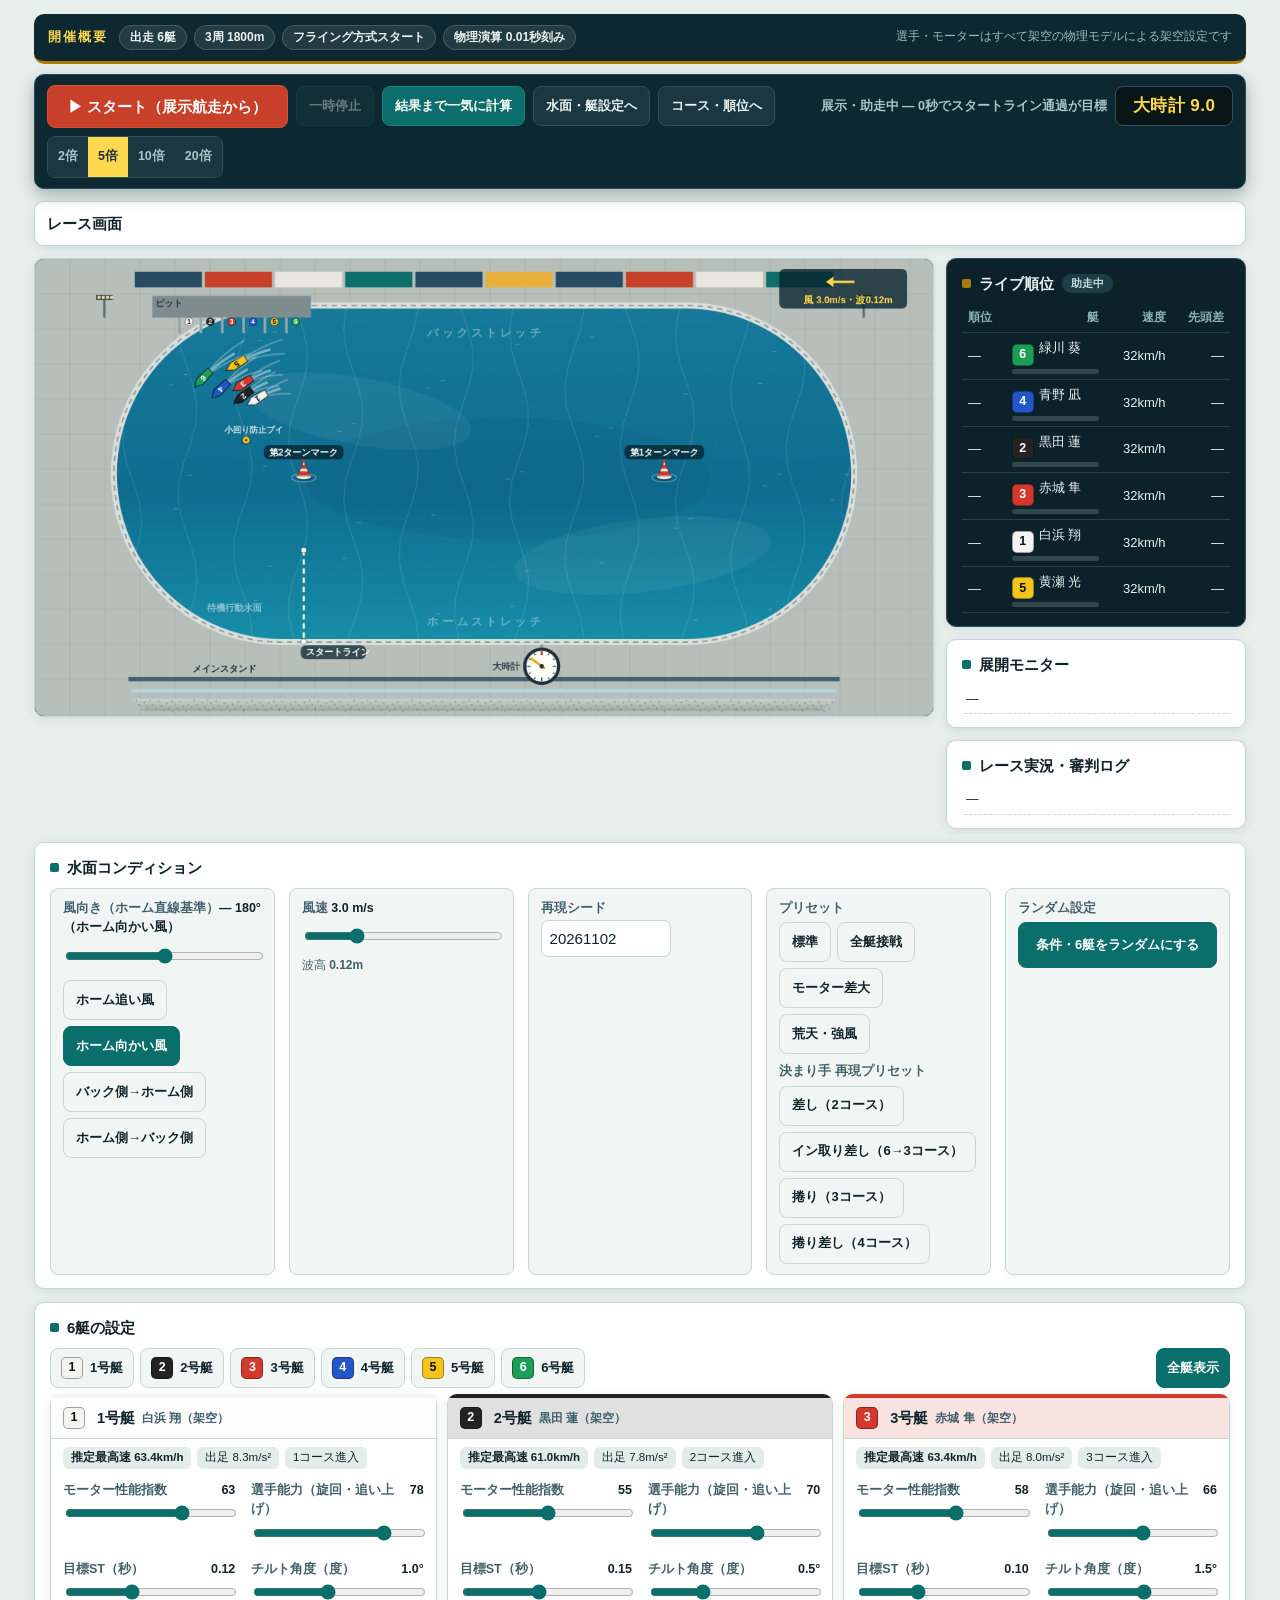
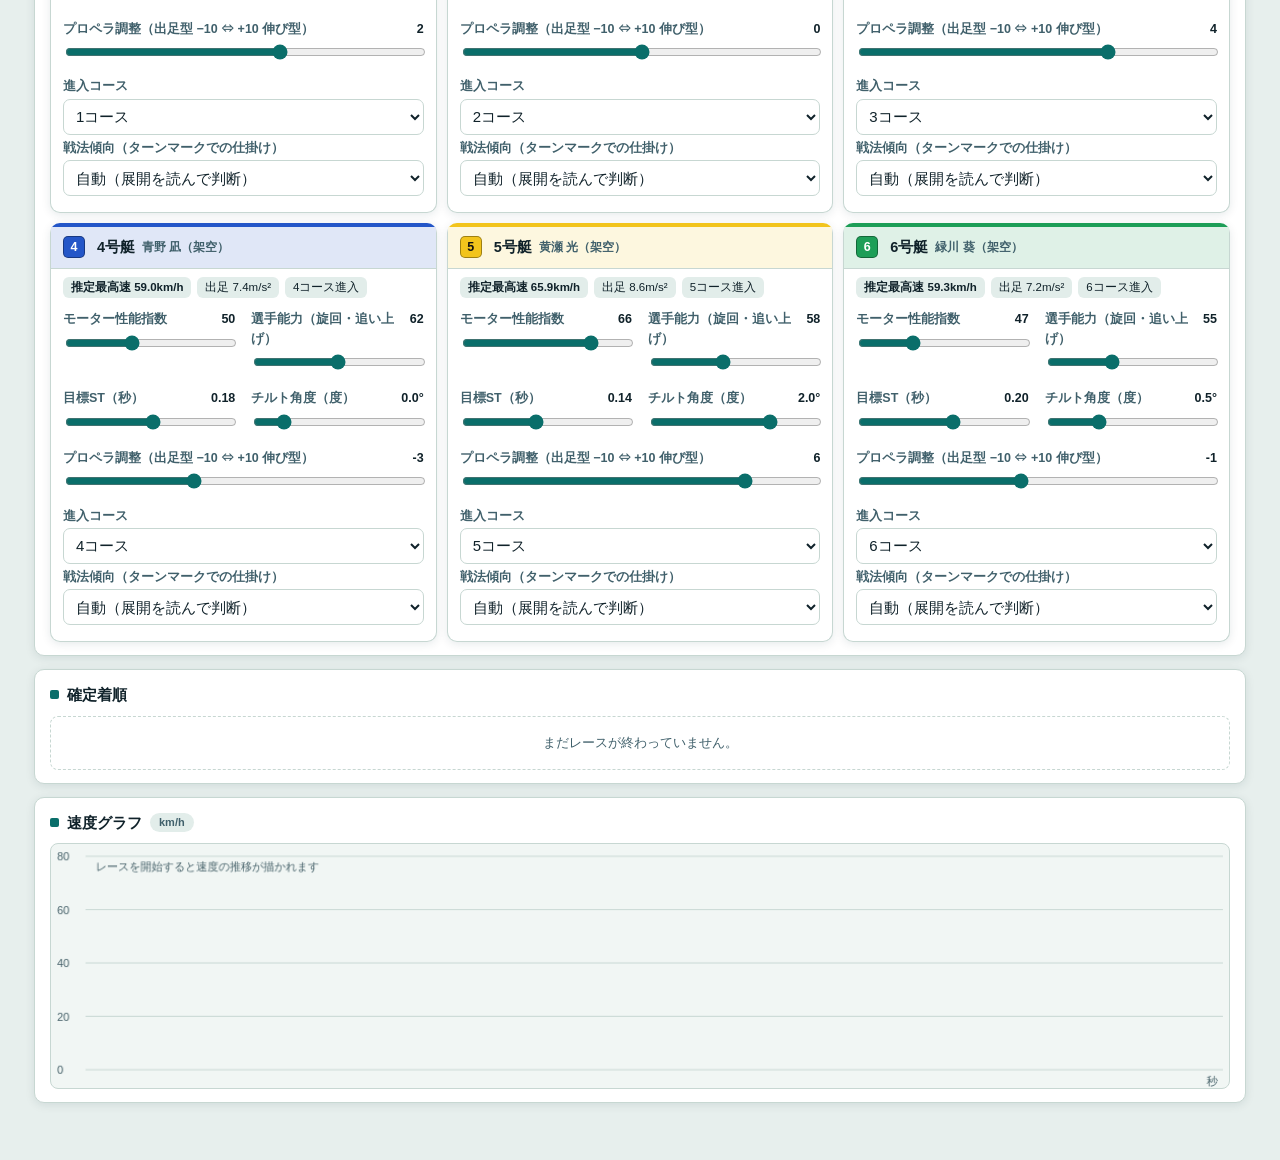
<file: index.html>
<!doctype html>
<html lang="ja">
<head>
<meta charset="utf-8" />
<meta name="viewport" content="width=device-width, initial-scale=1, viewport-fit=cover" />
<meta name="color-scheme" content="light dark" />
<link rel="icon" href="data:," />
<title>競艇シミュレーター</title>
<style>
:root{
  --bg:#e7efed; --panel:#ffffff; --panel2:#f1f6f4; --ink:#10222a; --ink2:#40606b;
  --line:#c7d7d2; --accent:#0a6e6a; --accent2:#c23a24; --gold:#a87b0a;
  --water:#0d4a5c; --water2:#0a3746;
  --chip:#e2edea;
  --console:#0e2831; --console-line:#26505e; --board:#0b222b;
  --shadow:0 2px 10px rgba(10,50,55,.10);
}
@media (prefers-color-scheme: dark){
  :root{
    --bg:#0a1316; --panel:#132227; --panel2:#0e1b1f; --ink:#e8f1ef; --ink2:#a3bfc0;
    --line:#28444b; --accent:#2bb3a3; --accent2:#ff7a5c; --gold:#e0aa3e;
    --water:#08303f; --water2:#062633; --chip:#1b3238;
    --console:#0a1e25; --console-line:#23424e; --board:#081a21;
    --shadow:0 2px 10px rgba(0,0,0,.4);
  }
}
*{box-sizing:border-box}
html,body{margin:0;padding:0}
body{background:var(--bg);color:var(--ink);
  font-family:"Hiragino Kaku Gothic ProN","Hiragino Sans","Noto Sans JP",Meiryo,sans-serif;
  font-size:15px;line-height:1.55;-webkit-text-size-adjust:100%}
.wrap{max-width:1240px;margin:0 auto;padding:14px 14px 44px}
button,select,input{font-family:inherit}
:focus-visible{outline:2px solid var(--accent);outline-offset:2px}

/* race program header */
.racehead{display:flex;flex-wrap:wrap;align-items:center;gap:7px;background:var(--console);color:#eaf3f1;border-radius:10px;padding:11px 14px;margin-bottom:10px;border-bottom:3px solid var(--gold)}
.rh-label{font-weight:800;font-size:12.5px;letter-spacing:.16em;color:#ffd94d;margin-right:4px}
.rh-chip{font-size:12px;font-weight:700;background:rgba(255,255,255,.09);border:1px solid rgba(255,255,255,.16);border-radius:20px;padding:2px 10px;white-space:nowrap}
.rh-note{margin-left:auto;font-size:11.5px;color:#9db8ba}
.lead{color:var(--ink2);font-size:13.5px;margin:0 2px 14px}
.lead b{color:var(--ink)}

.sec{background:var(--panel);border:1px solid var(--line);border-radius:10px;box-shadow:var(--shadow);padding:13px 15px;margin-bottom:13px}
.sec h2{font-size:15px;margin:0 0 9px;display:flex;align-items:center;gap:8px}
.sec h2::before{content:"";width:9px;height:9px;border-radius:2px;background:var(--accent);flex:none}
.sec h2 .tag{font-size:11px;background:var(--chip);border-radius:20px;padding:1px 9px;color:var(--ink2);font-weight:600}
.sec h2 .step{font-size:10.5px;font-weight:800;letter-spacing:.08em;background:var(--accent);color:#fff;border-radius:5px;padding:2px 7px;flex:none}
button{touch-action:manipulation}

/* condition bar */
.cond{display:grid;grid-template-columns:repeat(auto-fit,minmax(180px,1fr));gap:12px 14px}
.condsec .cond>div{background:var(--panel2);border:1px solid var(--line);border-radius:8px;padding:10px 12px}
.cond label{font-size:12.5px;font-weight:700;color:var(--ink2);display:block;margin-bottom:2px}
.cond .val{font-variant-numeric:tabular-nums;font-weight:800;color:var(--ink)}
input[type=range]{width:100%;accent-color:var(--accent);height:28px;cursor:pointer}
select,input[type=number]{font:inherit;padding:6px 8px;border:1px solid var(--line);border-radius:7px;background:var(--panel);color:var(--ink)}
.windbtns{display:flex;flex-wrap:wrap;gap:6px;margin-top:4px}
.windbtns button,.btn{font:inherit;font-size:13px;font-weight:700;border:1px solid var(--line);background:var(--panel2);color:var(--ink);border-radius:8px;padding:7px 12px;cursor:pointer;min-height:40px;transition:border-color .15s,color .15s,background .15s}
.windbtns button:hover,.btn:hover{border-color:var(--accent);color:var(--accent)}
.windbtns button.on{background:var(--accent);color:#fff;border-color:var(--accent)}
.btn.primary{background:#c8402a;border-color:#c8402a;color:#fff;font-size:15px;padding:9px 20px}
.btn.primary:hover{color:#fff;border-color:#a93321;background:#b43721}
.btn.go{background:var(--accent);border-color:var(--accent);color:#fff}
.btn.go:hover{color:#fff;opacity:.92}
.btn:disabled{opacity:.45;cursor:not-allowed}
.btn:active{transform:translateY(1px)}

/* control console (sticky) */
.stagebar{position:sticky;top:8px;z-index:60;display:flex;flex-wrap:wrap;gap:8px;align-items:center;padding:10px 12px;background:var(--console);border:1px solid var(--console-line);border-radius:10px;margin-bottom:12px;box-shadow:0 6px 16px rgba(5,25,32,.30)}
.stagebar .spacer{flex:1}
.stagebar .btn{background:#1a3742;border-color:#2c525f;color:#eaf4f2}
.stagebar .btn:hover{border-color:#7fd1c8;color:#fff}
.stagebar .btn.primary{background:#c8402a;border-color:#d84f36;color:#fff}
.stagebar .btn.primary:hover{background:#b43721;color:#fff}
.stagebar .btn.go{background:#0b6e6b;border-color:#12837e;color:#fff}
.stagebar .btn.go:hover{color:#fff}
.stagebar .btn:disabled{opacity:.4}
.seg{display:inline-flex;border:1px solid #2c525f;border-radius:8px;overflow:hidden}
.seg button{font:inherit;font-size:12.5px;font-weight:700;padding:7px 10px;background:#1a3742;color:#a9c6c9;border:0;cursor:pointer;min-height:40px}
.seg button.on{background:#ffd94d;color:#20303a}
.clock{font-variant-numeric:tabular-nums;font-weight:800;font-size:17px;background:#0a1518;color:#ffd94d;border:1px solid #2c525f;border-radius:8px;padding:6px 12px;min-width:118px;text-align:center;letter-spacing:.03em}
.phase{font-size:12.5px;font-weight:700;color:#a9c6c9}
/* スマホ: コンソールを圧縮する。1段目=スタート/一気に計算、2段目=補助ボタン、
   3段目=フェーズ+大時計+速度。従来は全要素が折り返して画面の1/3を占有していた */
@media(max-width:700px){
  .stagebar{gap:6px;padding:8px}
  .stagebar .btn{min-height:42px;padding:7px 10px;font-size:12.5px}
  #btnStart{order:1;flex:1 1 46%}
  #btnFast{order:2;flex:1 1 46%}
  #btnPause{order:3;flex:1 1 30%}
  #btnSettings{order:4;flex:1 1 30%}
  #btnStage{order:5;flex:1 1 30%}
  .stagebar .spacer{display:none}
  .phase{order:6;flex:1 1 100%;font-size:11.5px}
  .clock{order:7;flex:1 1 auto;min-width:0;font-size:15px;padding:5px 8px}
  .seg{order:8}
  .seg button{min-height:40px;padding:6px 9px}
}

/* stage */
.stagetop{display:flex;flex-wrap:wrap;gap:8px 12px;align-items:center;background:var(--panel);border:1px solid var(--line);border-radius:10px;box-shadow:var(--shadow);padding:10px 12px;margin-bottom:12px}
.stagetop .st-label{font-size:15px;font-weight:800;display:flex;align-items:center;gap:8px}
.stagetop .st-label .step{font-size:10.5px;font-weight:800;letter-spacing:.08em;background:var(--accent);color:#fff;border-radius:5px;padding:2px 7px}
.stagegrid{display:grid;grid-template-columns:1fr 300px;gap:12px;align-items:start}
@media(max-width:900px){.stagegrid{grid-template-columns:1fr}}
.stagebox{background:var(--water2);border-radius:10px;overflow:hidden;border:1px solid var(--line);box-shadow:var(--shadow)}
canvas#course{display:block;width:100%;height:auto}
/* スマホ: レース画面を画面幅いっぱいに広げる。ページ余白と枠で小さくなる分をなくし、
   コースを端から端まで表示する（390px幅なら表示幅 362px→390px、高さも比例して拡大） */
@media(max-width:700px){
  .wrap{padding-left:8px;padding-right:8px}
  .stagetop{margin-left:-8px;margin-right:-8px;border-left:0;border-right:0;border-radius:0}
  .stagebox{margin-left:-8px;margin-right:-8px;border-left:0;border-right:0;border-radius:0}
}

/* standings board (LED掲示板風) */
.board{background:var(--board);border-color:var(--console-line);color:#e9f3f1}
.board h2{color:#e9f3f1}
.board h2::before{background:var(--gold)}
.board h2 .tag{background:#1d3d47;color:#bfe0da}
.stand{width:100%;border-collapse:collapse;font-variant-numeric:tabular-nums}
.stand th,.stand td{padding:5px 6px;border-bottom:1px solid rgba(255,255,255,.13);font-size:13px;text-align:right}
.stand th{color:#8fb3b8;font-size:11.5px;white-space:nowrap}
.stand td:first-child,.stand th:first-child{text-align:left}
.stand tr.dq{opacity:.55}
.bnum{display:inline-flex;align-items:center;justify-content:center;width:22px;height:22px;border-radius:5px;font-weight:800;font-size:12.5px;border:1.5px solid rgba(0,0,0,.35);vertical-align:-6px;margin-right:5px}
.stbar{height:5px;background:rgba(255,255,255,.16);border-radius:3px;overflow:hidden;margin-top:3px}
.stbar i{display:block;height:100%;background:#ffd94d}
.evtlog{font-size:12.5px;max-height:190px;overflow:auto;-webkit-overflow-scrolling:touch;overscroll-behavior:contain;margin:0;padding-left:2px;list-style:none}
.evtlog li{padding:4px 2px;border-bottom:1px dashed var(--line)}
.tacchip{display:inline-block;font-size:10.5px;font-weight:800;border-radius:5px;padding:0 6px;margin-top:2px;background:#17323a;color:#ffd94d}
.board .tacchip{background:#1d3d47}
.tacchip.sashi{background:#2456c8;color:#fff}.tacchip.makuri{background:#c8402a;color:#fff}
.tacchip.ms{background:#0b6e6b;color:#fff}.tacchip.nige{background:#b8860b;color:#fff}
.evtlog .t{font-variant-numeric:tabular-nums;color:var(--ink2);font-weight:700;margin-right:6px}
.evtlog li.bad{color:var(--accent2);font-weight:700}

/* settings jump targets: sticky control bar must not cover headings */
#condSec,#boatSec,#stageSec,#resSec{scroll-margin-top:118px}
@media(max-width:700px){#condSec,#boatSec,#stageSec,#resSec{scroll-margin-top:212px}}

/* boat selector tabs: pick a boat instead of scrolling through all six cards */
.boat-tabs{display:flex;flex-wrap:wrap;gap:6px;margin:0 0 6px}
.boat-tabs button{font:inherit;font-size:13px;font-weight:700;border:1px solid var(--line);background:var(--panel2);color:var(--ink);border-radius:8px;padding:6px 10px;cursor:pointer;min-height:40px;display:inline-flex;align-items:center;gap:2px}
.boat-tabs button:hover{border-color:var(--accent);color:var(--accent)}
.boat-tabs button.on{background:var(--accent);border-color:var(--accent);color:#fff}
.boat-tabs button.on .bnum{border-color:rgba(255,255,255,.5)}
.boat-tabs .spacer{flex:1}

/* boat cards */
.boats{display:grid;grid-template-columns:repeat(auto-fill,minmax(300px,1fr));gap:10px}
.boats.single{display:block}
.boats.single .boat{display:none}
.boats.single .boat.show{display:block}
.boats.single .boat.show .ctls{grid-template-columns:repeat(3,1fr)}
@media(max-width:700px){.boats.single .boat.show .ctls{grid-template-columns:1fr 1fr}.boats.single .boat.show .ctls .ctl:nth-child(5){grid-column:1/-1}}
.boat{--bc:#888;background:var(--panel);border:1px solid var(--line);border-top:4px solid var(--bc);border-radius:10px;padding:10px 12px 12px;box-shadow:var(--shadow)}
.boat h3{margin:-10px -12px 8px;padding:9px 12px;font-size:14.5px;display:flex;align-items:center;gap:7px;background:color-mix(in srgb,var(--bc) 14%,var(--panel));border-bottom:1px solid var(--line)}
.boat h3 .who{color:var(--ink2);font-size:12px;font-weight:600}
.derived{display:flex;gap:6px;flex-wrap:wrap;margin:2px 0 8px}
.derived span{font-size:11.5px;background:var(--chip);border-radius:6px;padding:2px 8px;font-variant-numeric:tabular-nums}
.derived span:first-child{font-weight:800}
.ctl{margin:4px 0}
.ctl .row{display:flex;justify-content:space-between;gap:8px;font-size:12.5px}
.ctl .row label{font-weight:700;color:var(--ink2)}
.ctl .row output{font-weight:800;font-variant-numeric:tabular-nums}
.ctl input[type=range]{height:22px}
@media(max-width:700px){.ctl input[type=range]{height:32px}}
.btn.random{background:var(--accent);border-color:var(--accent);color:#fff;width:100%;min-height:46px}
.btn.random:hover{color:#fff;opacity:.92}
#resEmpty{border:1.5px dashed var(--line);border-radius:8px;padding:16px 12px;text-align:center;font-size:13px}
.ctl select{width:100%;margin-top:2px;padding:5px 8px;min-height:36px}
.ctls{display:grid;grid-template-columns:1fr 1fr;gap:2px 16px}
.ctls .ctl:nth-child(5){grid-column:1/-1}
@media(max-width:560px){.ctls{grid-template-columns:1fr}.ctls .ctl:nth-child(5){grid-column:auto}}

/* tactic cards */
.tac{background:var(--panel2);border:1px solid var(--line);border-top:4px solid var(--accent);border-radius:8px;padding:10px 12px}
.tac label{color:var(--ink);font-size:13.5px;margin-bottom:3px}
.t-nige{border-top-color:#b8860b}.t-sashi{border-top-color:#2456c8}.t-makuri{border-top-color:#c8402a}.t-ms{border-top-color:#0b6e6b}

/* results */
table.res{width:100%;border-collapse:collapse;font-variant-numeric:tabular-nums}
table.res th,table.res td{padding:6px 7px;border-bottom:1px solid var(--line);font-size:13px;text-align:right;white-space:nowrap}
table.res th{color:var(--ink2);font-size:11.5px;background:var(--panel2)}
table.res td:first-child,table.res th:first-child,table.res td.l,table.res th.l{text-align:left;white-space:normal}
table.res tbody tr:hover{background:var(--panel2)}
.reswrap{overflow-x:auto}
.tacHist{font-size:11.5px;color:var(--ink2);margin-top:3px;line-height:1.5}
/* スマホ: 確定着順は表のまま押し込むと「経過・判定」列が数十pxまで潰れて
   1〜2文字ずつ折り返すため、各艇をカード状に組み替える。
   1行目=着順・艇・ST・タイム・最高速度、2行目=周回タイム、3行目=経過・判定（全幅） */
@media(max-width:640px){
  .reswrap{overflow-x:visible}
  table.res,table.res tbody{display:block}
  table.res thead{display:none}
  table.res tr{display:flex;flex-wrap:wrap;align-items:center;gap:4px 13px;padding:10px 2px;border-bottom:1px solid var(--line)}
  table.res tbody tr:hover{background:transparent}
  table.res td{border-bottom:0;padding:0;white-space:nowrap;text-align:left}
  table.res td:nth-child(3)::before{content:"ST ";font-size:11px;color:var(--ink2);font-weight:700}
  table.res td:nth-child(5){order:6;flex:1 1 100%;white-space:normal;font-size:12px;color:var(--ink2)}
  table.res td:nth-child(5)::before{content:"周回タイム（1・2・3周）";display:block;font-size:11px;font-weight:700;color:var(--ink2);margin-bottom:1px}
  table.res td:nth-child(7){order:7;flex:1 1 100%;white-space:normal;font-size:13px;line-height:1.7}
  table.res td:nth-child(7)::before{content:"経過・判定";display:block;font-size:11px;font-weight:700;color:var(--ink2);margin-bottom:1px}
  .tacHist{font-size:12px;line-height:1.65;margin-top:4px}
}
.rank1{font-weight:800}
.dqtxt{color:var(--accent2);font-weight:700}
details.model{font-size:13px;color:var(--ink2)}
details.model summary{cursor:pointer;font-weight:800;color:var(--ink);font-size:14px;padding:2px 0}
details.model code{background:var(--chip);border-radius:4px;padding:0 5px;font-size:12px;color:var(--ink)}
details.model li{margin:4px 0}
.note{font-size:12px;color:var(--ink2)}
.kv{display:flex;gap:14px;flex-wrap:wrap;font-size:12.5px;color:var(--ink2)}
.kv b{color:var(--ink);font-variant-numeric:tabular-nums}
canvas#graph{width:100%;height:auto;display:block;background:var(--panel2);border:1px solid var(--line);border-radius:8px}
</style>
</head>
<body>
<div class="wrap">

<div class="racehead">
  <span class="rh-label">開催概要</span>
  <span class="rh-chip">出走 6艇</span>
  <span class="rh-chip">3周 1800m</span>
  <span class="rh-chip">フライング方式スタート</span>
  <span class="rh-chip">物理演算 0.01秒刻み</span>
  <span class="rh-note">選手・モーターはすべて架空の物理モデルによる架空設定です</span>
</div>

<!-- ===== 操作バー ===== -->
<div class="stagebar">
  <button class="btn primary" id="btnStart">▶ スタート（展示航走から）</button>
  <button class="btn" id="btnPause" disabled>一時停止</button>
  <button class="btn go" id="btnFast">結果まで一気に計算</button>
  <button class="btn" id="btnSettings">水面・艇設定へ</button>
  <button class="btn" id="btnStage">コース・順位へ</button>
  <span class="spacer"></span>
  <span class="phase" id="phaseLabel">待機中 — 条件を決めてスタート</span>
  <span class="clock" id="bigClock">大時計 --.-</span>
  <span class="seg" id="speedSeg" role="group" aria-label="再生速度">
    <button data-sp="2">2倍</button><button data-sp="5" class="on">5倍</button><button data-sp="10">10倍</button><button data-sp="20">20倍</button>
  </span>
</div>

<!-- ===== ステージ ===== -->
<div id="stageSec">
  <div class="stagetop">
    <span class="st-label">レース画面</span>
  </div>
<div class="stagegrid">
  <div class="stagebox"><canvas id="course" width="1180" height="600"></canvas></div>
  <div>
    <div class="sec board" style="margin-bottom:12px">
      <h2>ライブ順位 <span class="tag" id="lapTag">—</span></h2>
      <table class="stand"><thead><tr><th>順位</th><th>艇</th><th>速度</th><th>先頭差</th></tr></thead><tbody id="standBody"></tbody></table>
    </div>
    <div class="sec" style="margin-bottom:12px">
      <h2>展開モニター</h2>
      <ul class="evtlog" id="tacList" style="max-height:150px"><li>—</li></ul>
    </div>
    <div class="sec">
      <h2>レース実況・審判ログ</h2>
      <ul class="evtlog" id="evtLog"><li>—</li></ul>
    </div>
  </div>
</div>
</div>

<!-- ===== 条件 ===== -->
<div class="sec condsec" id="condSec">
  <h2>水面コンディション</h2>
  <div class="cond">
    <div>
      <label>風向き（ホーム直線基準）<span class="val" id="windDirVal"></span></label>
      <input type="range" id="windDir" min="0" max="359" step="1" value="180">
      <div class="windbtns" id="windBtns">
        <button data-w="0">ホーム追い風</button>
        <button data-w="180" class="on">ホーム向かい風</button>
        <button data-w="90">バック側→ホーム側</button>
        <button data-w="270">ホーム側→バック側</button>
      </div>
    </div>
    <div>
      <label>風速 <span class="val" id="windSpdVal"></span></label>
      <input type="range" id="windSpd" min="0" max="12" step="0.5" value="3">
      <div class="note">波高 <b id="waveVal">—</b></div>
    </div>
    <div>
      <label>再現シード</label>
      <input type="number" id="seed" value="20261102" step="1" style="width:130px">
    </div>
    <div>
      <label>プリセット</label>
      <div class="windbtns">
        <button id="presetStd">標準</button>
        <button id="presetClose">全艇接戦</button>
        <button id="presetMotor">モーター差大</button>
        <button id="presetStorm">荒天・強風</button>
      </div>
      <label style="margin-top:8px">決まり手 再現プリセット</label>
      <div class="windbtns">
        <button id="presetSashi">差し（2コース）</button>
        <button id="presetInSashi">イン取り差し（6→3コース）</button>
        <button id="presetMakuri">捲り（3コース）</button>
        <button id="presetMakuriSashi">捲り差し（4コース）</button>
      </div>
    </div>
    <div>
      <label>ランダム設定</label>
      <div class="windbtns">
        <button id="btnRandom" class="btn random">条件・6艇をランダムにする</button>
      </div>
    </div>
  </div>
</div>

<!-- ===== 艇設定 ===== -->
<div class="sec" style="margin-top:12px" id="boatSec">
  <h2>6艇の設定</h2>
  <div class="boat-tabs" id="boatTabs" role="group" aria-label="設定する艇の選択">
    <button data-boat="0"><span class="bnum" style="background:#f4f4f2;color:#111">1</span>1号艇</button>
    <button data-boat="1"><span class="bnum" style="background:#232323;color:#fff">2</span>2号艇</button>
    <button data-boat="2"><span class="bnum" style="background:#d3382c;color:#fff">3</span>3号艇</button>
    <button data-boat="3"><span class="bnum" style="background:#2456c8;color:#fff">4</span>4号艇</button>
    <button data-boat="4"><span class="bnum" style="background:#f2c41c;color:#111">5</span>5号艇</button>
    <button data-boat="5"><span class="bnum" style="background:#1d9e57;color:#fff">6</span>6号艇</button>
    <span class="spacer"></span>
    <button data-boat="all">全艇表示</button>
  </div>
  <div class="boats" id="boatCards"></div>
</div>

<!-- ===== 結果 ===== -->
<div class="sec" id="resSec">
  <h2>確定着順</h2>
  <div id="resEmpty" class="note">まだレースが終わっていません。</div>
  <div class="reswrap" id="resWrap" style="display:none">
    <table class="res"><thead><tr>
      <th>着順</th><th class="l">艇</th><th>ST</th><th>レースタイム</th><th>周回タイム（1・2・3周）</th><th>最高速度</th><th class="l">経過・判定</th>
    </tr></thead><tbody id="resBody"></tbody></table>
  </div>
</div>

<div class="sec">
  <h2>速度グラフ <span class="tag">km/h</span></h2>
  <canvas id="graph" width="1160" height="240"></canvas>
</div>

</div>
<script>
"use strict";
/* ================= 物理定数 ================= */
var LAP=600, RACE_DIST=1800, STRAIGHT=150, RADIUS=(LAP-2*STRAIGHT)/(2*Math.PI); // ≒47.75m
var MASS=185, RHO_AIR=1.225, CDA_AIR=0.42, GRAV=9.81;
var BOATCOL=["#f4f4f2","#232323","#d3382c","#2456c8","#f2c41c","#1d9e57"];
var BOATTXT=["#111","#fff","#fff","#fff","#111","#fff"];
var NAMES=["白浜 翔","黒田 蓮","赤城 隼","青野 凪","黄瀬 光","緑川 葵"];

/* 既定セッティング（架空） */
var DEFAULTS=[
 {motor:63,skill:78,st:0.12,tilt:1.0,prop:2},
 {motor:55,skill:70,st:0.15,tilt:0.5,prop:0},
 {motor:58,skill:66,st:0.10,tilt:1.5,prop:4},
 {motor:50,skill:62,st:0.18,tilt:0.0,prop:-3},
 {motor:66,skill:58,st:0.14,tilt:2.0,prop:6},
 {motor:47,skill:55,st:0.20,tilt:0.5,prop:-1}
];
var settings=DEFAULTS.map(function(d,i){return {motor:d.motor,skill:d.skill,st:d.st,tilt:d.tilt,prop:d.prop,course:i+1,tactic:'auto'};});

/* ================= シード乱数 ================= */
function mulberry32(a){return function(){a|=0;a=a+0x6D2B79F5|0;var t=Math.imul(a^a>>>15,1|a);t=t+Math.imul(t^t>>>7,61|t)^t;return((t^t>>>14)>>>0)/4294967296;};}

/* ================= コース形状 =================
   s=0: ホーム直線の入口（第2ターンの出口）。反時計回り。
   区間: [0,150) ホーム直線 / [150,150+πR) 第1ターン / 次がバック直線 / 最後に第2ターン */
var TURN_LEN=Math.PI*RADIUS, SEG2=STRAIGHT+TURN_LEN, SEG3=SEG2+STRAIGHT;
function trackPoint2(s,l){
  s=((s%LAP)+LAP)%LAP;
  var h=STRAIGHT/2,x,y,tx,ty,ox,oy,kappa=0;
  if(s<STRAIGHT){ x=-h+s; y=RADIUS; tx=1;ty=0; ox=0;oy=1; }
  else if(s<SEG2){ var a=(s-STRAIGHT)/RADIUS + Math.PI/2; /* 90°→270°ではなく東側を通る経路 */
    a=Math.PI/2 - (s-STRAIGHT)/RADIUS; /* 90°→-90° */
    x=h+Math.cos(a)*RADIUS; y=Math.sin(a)*RADIUS;
    tx=-Math.sin(a)*-1; ty=Math.cos(a)*-1; /* 進行方向: aが減る向き */
    tx=Math.sin(a); ty=-Math.cos(a);
    ox=Math.cos(a); oy=Math.sin(a); kappa=1/Math.max(18,RADIUS+l);
  }
  else if(s<SEG3){ var s2=s-SEG2; x=h-s2; y=-RADIUS; tx=-1;ty=0; ox=0;oy=-1; }
  else { var a2=-Math.PI/2 - (s-SEG3)/RADIUS; /* -90°→-270° 西側 */
    x=-h+Math.cos(a2)*RADIUS; y=Math.sin(a2)*RADIUS;
    tx=Math.sin(a2); ty=-Math.cos(a2);
    ox=Math.cos(a2); oy=Math.sin(a2); kappa=1/Math.max(18,RADIUS+l);
  }
  return {x:x+ox*l, y:y+oy*l, tx:tx, ty:ty, ox:ox, oy:oy, kappa:kappa};
}
var trackPt=trackPoint2;

/* ================= 風 ================= */
function windVec(){
  var deg=+document.getElementById('windDir').value, spd=+document.getElementById('windSpd').value;
  var rad=deg*Math.PI/180;
  /* 画面基準: 0°=東(ホーム追い風)、90°=南(バック側→ホーム側)。座標系は画面y下向きに一致 */
  return {x:Math.cos(rad)*spd, y:Math.sin(rad)*spd, spd:spd, deg:deg};
}
function waveHeight(){ var w=windVec(); return Math.min(0.55, 0.02*Math.pow(w.spd,1.6)); }
function windLabel(deg){
  if(deg<22||deg>=338)return "ホーム追い風";
  if(deg<67)return "バック→ホーム寄り";
  if(deg<112)return "バック側からホーム側へ";
  if(deg<157)return "ホーム向かい・バック追い寄り";
  if(deg<202)return "ホーム向かい風";
  if(deg<247)return "ホーム→バック寄り（向かい気味）";
  if(deg<292)return "ホーム側からバック側へ";
  return "追い風気味（斜め）";
}

/* ================= 派生性能（物理式から算出） ================= */
function derived(st){
  var P=12000 + st.motor*230;                    /* 出力 W: 性能指数に比例 */
  var eta=0.68 + st.prop*0.006;                  /* プロペラ効率 */
  var kw=3.2*(1-0.055*st.tilt)*(1+0.10*waveHeight()*2); /* 接水抵抗係数 */
  var Fcap=750 + st.motor*13;                    /* 低速域の推力上限（プロペラの静止推力） */
  var vtop=19;
  for(var i=0;i<40;i++){ var f=P*eta/Math.max(vtop,2)-kw*vtop*vtop-0.5*RHO_AIR*CDA_AIR*vtop*vtop; vtop+=f*0.002; }
  var acc=(Math.min(P*eta/3,Fcap) - kw*9)/MASS;  /* 低速域の出足指標 */
  return {P:P,eta:eta,kw:kw,vtop:vtop,acc:acc,Fcap:Fcap};
}

/* ================= UI: 艇カード ================= */
var cardsEl=document.getElementById('boatCards');
/* 艇タブ: 狭い画面では1艇表示から始め、広い画面では全艇表示。選択はカード再生成後も保持する */
var boatTabSel=(window.innerWidth<=860)?0:"all";
function applyBoatTab(){
  cardsEl.classList.toggle("single",boatTabSel!=="all");
  for(var j=0;j<cardsEl.children.length;j++){
    cardsEl.children[j].classList.toggle("show",boatTabSel==="all"||boatTabSel===j);
  }
  document.querySelectorAll('#boatTabs button').forEach(function(b){
    b.classList.toggle("on",String(boatTabSel)===b.dataset.boat);
  });
}
document.querySelectorAll('#boatTabs button').forEach(function(b){
  b.addEventListener('click',function(){
    boatTabSel=(b.dataset.boat==="all")?"all":+b.dataset.boat;
    applyBoatTab();
  });
});
function scrollToSection(target){
  if(!target)return;
  var bar=document.querySelector('.stagebar');
  var off=(bar?bar.getBoundingClientRect().height:64)+14;
  var y=target.getBoundingClientRect().top+window.scrollY-off;
  var reduced=window.matchMedia&&window.matchMedia('(prefers-reduced-motion: reduce)').matches;
  window.scrollTo({top:Math.max(0,y),behavior:reduced?'auto':'smooth'});
}
document.getElementById('btnSettings').addEventListener('click',function(){
  scrollToSection(document.getElementById('condSec'));
});
document.getElementById('btnStage').addEventListener('click',function(){
  scrollToSection(document.getElementById('stageSec'));
});
function courseOffset(c){ return -11 + (c-1)*4.2; } /* 1コース=-11m(内) … 6コース=+10m */
function buildCards(){
  cardsEl.innerHTML="";
  settings.forEach(function(st,i){
    var d=document.createElement('div'); d.className="boat"; d.style.borderTopColor=BOATCOL[i]; d.style.setProperty("--bc",BOATCOL[i]);
    d.innerHTML=
    '<h3><span class="bnum" style="background:'+BOATCOL[i]+';color:'+BOATTXT[i]+'">'+(i+1)+'</span>'+(i+1)+'号艇 <span class="who">'+NAMES[i]+'（架空）</span></h3>'+
    '<div class="derived" id="der'+i+'"></div>'+
    '<div class="ctls">'+
    ctl(i,'motor','モーター性能指数',35,75,1,'')+
    ctl(i,'skill','選手能力（旋回・追い上げ）',35,90,1,'')+
    ctl(i,'st','目標ST（秒）',-0.05,0.40,0.01,'')+
    ctl(i,'tilt','チルト角度（度）',-0.5,3.0,0.5,'')+
    ctl(i,'prop','プロペラ調整（出足型 −10 ⇔ +10 伸び型）',-10,10,1,'')+
    '</div>'+
    '<div class="ctl"><div class="row"><label>進入コース</label></div><select data-i="'+i+'" data-k="course">'+
      [1,2,3,4,5,6].map(function(c){return '<option value="'+c+'"'+(st.course===c?' selected':'')+'>'+c+'コース</option>';}).join('')+
    '</select></div>'+
    '<div class="ctl"><div class="row"><label>戦法傾向（ターンマークでの仕掛け）</label></div><select data-i="'+i+'" data-k="tactic">'+
      [['auto','自動（展開を読んで判断）'],['sashi','差し狙い'],['makuri','捲り狙い'],['ms','捲り差し狙い'],['nige','先行・逃げ切り狙い']].map(function(o){return '<option value="'+o[0]+'"'+(st.tactic===o[0]?' selected':'')+'>'+o[1]+'</option>';}).join('')+
    '</select></div>';
    cardsEl.appendChild(d);
  });
  cardsEl.querySelectorAll('input[type=range]').forEach(function(inp){
    inp.addEventListener('input',function(){
      var i=+inp.dataset.i,k=inp.dataset.k; settings[i][k]=+inp.value;
      inp.parentElement.querySelector('output').textContent=fmtVal(k,+inp.value); refreshDerived();
    });
  });
  cardsEl.querySelectorAll('select').forEach(function(sel){
    sel.addEventListener('change',function(){
      var i=+sel.dataset.i;
      if(sel.dataset.k==='tactic'){ settings[i].tactic=sel.value; refreshDerived(); return; }
      var nc=+sel.value, other=settings.findIndex(function(s,j){return j!==i&&s.course===nc;});
      if(other>=0){ settings[other].course=settings[i].course; }
      settings[i].course=nc; buildCards(); refreshDerived();
    });
  });
  refreshDerived();
  applyBoatTab();
}
function ctl(i,k,label,min,max,step){
  return '<div class="ctl"><div class="row"><label>'+label+'</label><output>'+fmtVal(k,settings[i][k])+'</output></div>'+
  '<input type="range" data-i="'+i+'" data-k="'+k+'" min="'+min+'" max="'+max+'" step="'+step+'" value="'+settings[i][k]+'"></div>';
}
function fmtVal(k,v){
  if(k==='st')return v.toFixed(2);
  if(k==='tilt')return v.toFixed(1)+'°';
  return String(Math.round(v));
}
function refreshDerived(){
  settings.forEach(function(st,i){
    var dv=derived(st), el=document.getElementById('der'+i); if(!el)return;
    el.innerHTML='<span>推定最高速 '+(dv.vtop*3.6).toFixed(1)+'km/h</span><span>出足 '+(dv.acc).toFixed(1)+'m/s²</span><span>'+st.course+'コース進入</span>';
  });
  document.getElementById('waveVal').textContent=waveHeight().toFixed(2)+'m';
  document.getElementById('windSpdVal').textContent=(+document.getElementById('windSpd').value).toFixed(1)+' m/s';
  var deg=+document.getElementById('windDir').value;
  document.getElementById('windDirVal').textContent='— '+deg+'°（'+windLabel(deg)+'）';
}
document.getElementById('windDir').addEventListener('input',function(){
  document.querySelectorAll('#windBtns button').forEach(function(b){b.classList.toggle('on',+b.dataset.w===+document.getElementById('windDir').value);});
  refreshDerived();
});
document.getElementById('windSpd').addEventListener('input',refreshDerived);
document.querySelectorAll('#windBtns button').forEach(function(b){
  b.addEventListener('click',function(){ document.getElementById('windDir').value=b.dataset.w;
    document.querySelectorAll('#windBtns button').forEach(function(x){x.classList.toggle('on',x===b);}); refreshDerived(); });
});
function mkSet(rows){ return rows.map(function(r,i){ return {motor:r[0],skill:r[1],st:r[2],tilt:r[3],prop:r[4],course:r[5],tactic:r[6]||'auto'}; }); }
function applyPreset(name){
  if(name==='std'){ settings=DEFAULTS.map(function(d,i){return {motor:d.motor,skill:d.skill,st:d.st,tilt:d.tilt,prop:d.prop,course:i+1,tactic:'auto'};}); document.getElementById('windSpd').value=3; }
  if(name==='close'){ settings=settings.map(function(s,i){return {motor:58,skill:70,st:0.13,tilt:1.0,prop:2,course:i+1,tactic:'auto'};}); }
  if(name==='motor'){ var m=[72,62,55,48,42,36]; settings=settings.map(function(s,i){return {motor:m[i],skill:s.skill,st:s.st,tilt:s.tilt,prop:s.prop,course:i+1,tactic:s.tactic};}); }
  if(name==='storm'){ document.getElementById('windSpd').value=9; document.getElementById('windDir').value=180; }
  /* 差し: 1号艇は速いが旋回が甘く膨らみやすい。2号艇は旋回技量が高く差し固定 */
  if(name==='sashi'){ settings=mkSet([
    [64,44,0.09,2.5,5,1,'nige'],[63,90,0.12,0.0,0,2,'sashi'],[50,62,0.15,0.5,0,3],
    [47,58,0.17,0.0,-2,4],[45,55,0.18,0.5,0,5],[43,52,0.20,0.0,-2,6]]); }
  /* イン取り差し: 6号艇が3コースまでインを取り、高い旋回技量で差す。3号艇は6コースへ。
     対象の1号艇はモーター互角で旋回が膨らみやすく（チルト2.5）、スタートで少し遅れる条件に寄せてある。
     それでも決まるかは旋回で膨らむ量と出口の加速という物理の結果で決まる */
  if(name==='insashi'){ settings=mkSet([
    [63,52,0.12,2.5,5,1,'nige'],[58,66,0.12,0.5,0,2],[48,58,0.16,0.5,0,6],
    [49,60,0.16,0.0,0,4],[44,56,0.18,0.5,0,5],[63,90,0.09,0.0,1,3,'sashi']]); }
  /* 捲り: 3号艇のモーターと伸びが抜けて速く、外を全速で回れる */
  if(name==='makuri'){ settings=mkSet([
    [73,48,0.06,2.0,2,1,'nige'],[54,62,0.13,0.5,0,2],[60,90,0.14,0.0,3,3,'makuri'],
    [48,58,0.17,0.0,-2,4],[46,55,0.18,0.5,0,5],[44,52,0.20,0.0,-2,6]]); }
  /* 捲り差し: 4号艇が速くて巧い。内側3艇は旋回で膨らみやすく、切り込む隙ができる */
  if(name==='ms'){ settings=mkSet([
    [59,55,0.10,1.5,4,1,'nige'],[50,58,0.17,1.0,2,2],[62,56,0.10,1.5,5,3],
    [66,90,0.17,0.5,2,4,'ms'],[46,55,0.18,0.5,0,5],[44,52,0.20,0.0,-2,6]]); }
  buildCards(); refreshDerived(); resetRace();
}
document.getElementById('presetStd').addEventListener('click',function(){applyPreset('std');});
document.getElementById('presetClose').addEventListener('click',function(){applyPreset('close');});
document.getElementById('presetMotor').addEventListener('click',function(){applyPreset('motor');});
document.getElementById('presetStorm').addEventListener('click',function(){applyPreset('storm');});
document.getElementById('presetSashi').addEventListener('click',function(){applyPreset('sashi');});
document.getElementById('presetInSashi').addEventListener('click',function(){applyPreset('insashi');});
document.getElementById('presetMakuri').addEventListener('click',function(){applyPreset('makuri');});
document.getElementById('presetMakuriSashi').addEventListener('click',function(){applyPreset('ms');});
/* ランダム設定: 風・シード・6艇の全パラメータをランダムに決め直す */
function randomizeSettings(){
  var ri=function(a,b){ return a+Math.floor(Math.random()*(b-a+1)); };
  document.getElementById('windDir').value=ri(0,359);
  document.getElementById('windSpd').value=ri(0,24)*0.5;
  document.getElementById('seed').value=ri(1,99999999);
  var courses=[1,2,3,4,5,6];
  for(var i=courses.length-1;i>0;i--){ var j=Math.floor(Math.random()*(i+1)); var tmp=courses[i]; courses[i]=courses[j]; courses[j]=tmp; }
  var tacs=['auto','auto','auto','sashi','makuri','ms','nige'];
  settings=settings.map(function(s,idx){
    return {
      motor:ri(35,75),
      skill:ri(35,90),
      st:Math.round((Math.random()*0.37-0.02)*100)/100,
      tilt:ri(-1,6)*0.5,
      prop:ri(-10,10),
      course:courses[idx],
      tactic:tacs[ri(0,tacs.length-1)]
    };
  });
  document.querySelectorAll('#windBtns button').forEach(function(b){
    b.classList.toggle('on',+b.dataset.w===+document.getElementById('windDir').value);
  });
  buildCards(); refreshDerived(); resetRace();
}
document.getElementById('btnRandom').addEventListener('click',randomizeSettings);
</script>
<script>
"use strict";
/* ================= レース状態 ================= */
var DT=0.01;
var race=null, rafId=null, playing=false, playSpeed=5, lastTs=0, simAcc=0;
var hist=[]; /* 速度グラフ用 {t, v:[...]} */

function newBoat(i,rng){
  var st=settings[i], dv=derived(st);
  /* 進入の深さは当日の推定速度に合わせて選手が決める（遅い条件では浅く入る） */
  var vEst=dv.vtop*(1-race.wave*0.45);
  return {
    i:i, st:st, P:dv.P, eta:dv.eta, kw:dv.kw, Fcap:dv.Fcap, vtop:dv.vtop,
    tactic:null, lastTacticKey:"", tacticHistory:[], _mods:null,
    dist:-(vEst*6.6+8) - (6-st.course)*1.0,
    v:9.0, l:courseOffset(st.course), throttle:0,
    targetL:courseOffset(st.course), dlRate:0,
    stBias:(rng()-0.5)*2*(0.055 - st.skill*0.00045), /* 反応ばらつき: 技量が高いほど小さい */
    crossed:false, actualST:null, state:"run", /* run / flying / late / capsize / enginestop / finished */
    finishTime:null, laps:[], lapStart:0, distAtLap:0,
    vMax:0, damage:0, stress:0, engineDown:false, foul:false, foulNote:"",
    cool:0, events:[], wakeLoss:0, lastLapShown:0
  };
}
function resetRace(){
  stopAnim();
  var seedVal=parseInt(document.getElementById('seed').value,10)||0;
  var rng=mulberry32(seedVal);
  race={ t:-9.0, boats:[], rng:rng, wind:windVec(), wave:waveHeight(), finished:false, log:[], started:false };
  for(var i=0;i<6;i++) race.boats.push(newBoat(i,rng));
  hist=[];
  document.getElementById('evtLog').innerHTML="<li>—</li>";
  document.getElementById('tacList').innerHTML="<li>—</li>";
  document.getElementById('resWrap').style.display="none";
  document.getElementById('resEmpty').style.display="block";
  document.getElementById('phaseLabel').textContent="待機中 — 条件を決めてスタート";
  document.getElementById('bigClock').textContent="大時計 --.-";
  document.getElementById('btnPause').disabled=true;
  document.getElementById('btnStart').textContent="▶ スタート（展示航走から）";
  drawCourse(); drawStandings(); drawGraph();
}
function logEvent(txt,bad,tt){
  race.log.push({t:(tt!==undefined?tt:race.t),txt:txt,bad:!!bad});
  var el=document.getElementById('evtLog');
  el.innerHTML=race.log.slice(-40).map(function(e){
    var ts=e.t<0?("大時計 "+Math.max(0,-e.t).toFixed(1)):(e.t.toFixed(1)+"秒");
    return '<li class="'+(e.bad?'bad':'')+'"><span class="t">'+ts+'</span>'+e.txt+'</li>';
  }).join("");
  el.scrollTop=el.scrollHeight;
}
function placeName(dist){
  var s=((dist%LAP)+LAP)%LAP;
  if(dist<0)return "助走";
  if(s<STRAIGHT-15)return "ホーム直線";
  if(s<SEG2)return "第1ターンマーク";
  if(s<SEG3)return "バック直線";
  return "第2ターンマーク";
}

/* ================= 決まり手（戦法）エンジン =================
   ターンマーク手前で展開を評価して戦法を選び、進路・スロットル・
   グリップの使い方を物理ステップへ渡す。成否はラベルではなく、
   旋回半径・弧長・膨らみ・速度の積み重ねで決まる。 */
var TAC_LABEL={nige:"逃げ",sashi:"差し",makuri:"捲り",ms:"捲り差し"};
function turnCtx(dist){
  var s=((dist%LAP)+LAP)%LAP;
  var lap=Math.floor(Math.max(0,dist)/LAP)+1;
  var base=(lap-1)*LAP;
  if(s<STRAIGHT) return {lap:lap,mark:1,phase:"approach",toStart:STRAIGHT-s,prog:0,startAbs:base+STRAIGHT,endAbs:base+SEG2};
  if(s<SEG2) return {lap:lap,mark:1,phase:"turn",toStart:0,prog:(s-STRAIGHT)/TURN_LEN,startAbs:base+STRAIGHT,endAbs:base+SEG2};
  if(s<SEG3) return {lap:lap,mark:2,phase:"approach",toStart:SEG3-s,prog:0,startAbs:base+SEG3,endAbs:base+LAP};
  return {lap:lap,mark:2,phase:"turn",toStart:0,prog:(s-SEG3)/TURN_LEN,startAbs:base+SEG3,endAbs:base+LAP};
}
function rankOf(b){
  var r=0;
  race.boats.forEach(function(o){ if(o!==b&&(o.state==="run"||o.state==="finished")&&o.dist>b.dist) r++; });
  return r;
}
function tacticTarget(b){
  var best=null,bestGap=1e9,wide=null,wideGap=1e9;
  race.boats.forEach(function(o){
    if(o===b||o.state!=="run")return;
    var gap=o.dist-b.dist;
    if(gap<0.3||gap>=36)return; /* 後方の艇と、到達範囲（36m）の外は対象にしない */
    /* 予備候補: 前方で最も近く、自分より内側にいる艇（横位置の条件なし）。
       外の艇が内を狙う形だけを予備候補にするのは計測に基づく判断で、
       内の艇が大外の艇まで対象を広げると進路がフィールドを横切り、
       接触・妨害が増えることが実測で確認できたため */
    if(gap<wideGap&&Math.abs(o.l-b.l)<=22&&b.l>=o.l){ wideGap=gap; wide=o; }
    /* 本命候補: 前方で最も近く、横位置も近い艇（9.5mまで） */
    if(gap<bestGap&&Math.abs(o.l-b.l)<=9.5){ bestGap=gap; best=o; }
  });
  if(best)return best;
  /* 本命候補が1艇もいない場合の対象選択（計測で判明した不具合の修正）:
     大外を走る艇（6コースは横位置+10m）は、1〜3コースの艇と横距離が
     12.6〜21m開くため、従来は目の前にいても全艇が横条件で消え、
     「前方の艇を捉えていない」のではなく「対象が存在しない」扱いになり
     判断そのものが行われなかった。候補が空のときだけ、前方で最も近い
     内側の艇（横22m＝コース全幅まで）を対象にする。間に別の艇がいる対象は
     後段の進路帯チェックで除外され、届くかどうかは従来どおり物理で決まる */
  return wide;
}
function ensureTactic(b){
  if(b.dist<0||b.state!=="run"||b.tactic)return;
  var ctx=turnCtx(b.dist);
  var key=ctx.lap+"-"+ctx.mark;
  if(b.lastTacticKey===key||ctx.phase!=="approach")return;
  if(ctx.toStart>78||ctx.toStart<20)return; /* 判断ウィンドウを必ず通過する刻み幅 */
  var target=tacticTarget(b);
  var type=null;
  if(!target||target.dist-b.dist>34){
    if(rankOf(b)===0&&(b.st.tactic==="nige"||b.st.tactic==="auto")) type="nige";
    else { if(ctx.toStart<32) b.lastTacticKey=key; return; } /* まだ遠ければ後で再判定 */
  } else {
    var gap=target.dist-b.dist;
    var vAdv=b.vtop-target.vtop;              /* 推定最高速の差 m/s */
    var curAdv=b.v-target.v;
    var pref=b.st.tactic||"auto";
    if(pref==="sashi") type="sashi";
    else if(pref==="makuri") type="makuri";
    else if(pref==="ms") type="ms";
    else if(pref==="nige") type="sashi";       /* 先行できない位置では差しに切替 */
    else {
      if(gap<=8.5&&(vAdv>1.0||curAdv>0.85)) type="makuri";
      else if(b.st.course>=3&&gap<=16&&(vAdv>0.3||b.st.skill>=target.st.skill+4)) type="ms";
      else if(gap<=17) type="sashi";
      else if(gap<=30&&b.l>target.l+1.5) type="ms"; /* 離れた外の艇（大外の6コース等）は捲り差しの構えでマークへ向かう。届くかどうかは物理で決まる */
      else if(gap<=24) type="sashi";
      else { if(ctx.toStart<32) b.lastTacticKey=key; return; }
      if(b.st.course===2&&type==="makuri"&&vAdv<1.7) type="sashi";
      if(b.st.course<=2&&type==="ms") type="sashi";
    }
    /* すでに対象より内側にいる艇が外へ回るには対象を横切る必要があり、現実には選ばない */
    if(target&&b.l<target.l-1.5&&(type==="makuri"||type==="ms")) type="sashi";
    if(b.st.course<=2&&(type==="makuri"||type==="ms")) type="sashi";
  }
  /* 仕掛けの競合回避: 同じマークで同時に仕掛ける艇を絞る */
  if(target){
    if(target.dist-b.dist<2.2){ if(ctx.toStart<32) b.lastTacticKey=key; return; } /* 並走状態からは新たに仕掛けない */
    /* 同時仕掛けの調停は、対象ごとの競合チェック・対戦カード登録・進路上の他艇回避で担保する */
    if(target.tactic&&target.tactic.targetI===b.i){ if(ctx.toStart<32) b.lastTacticKey=key; return; } /* 向き合った仕掛けは成立しない */
    /* 同じマークで一度成立した対戦カードの逆向きは、判断タイミングがずれても受理しない */
    var reg=(race.tacReg&&race.tacReg[key])||[];
    if(reg.some(function(e){return e.boat===target.i&&e.target===b.i;})){ if(ctx.toStart<32) b.lastTacticKey=key; return; }
    var gapNow=target.dist-b.dist;
    var blocked=race.boats.some(function(o){
      if(o===b||o===target||o.state!=="run")return false;
      var g2=target.dist-o.dist;
      var inCorridor=o.l>Math.min(b.l,target.l)-2&&o.l<Math.max(b.l,target.l)+2;
      return g2>0&&g2<gapNow-0.8&&inCorridor; /* 間の進路帯にもっと近い艇がいる対象は狙わない */
    });
    if(blocked){ if(ctx.toStart<32) b.lastTacticKey=key; return; }
  }
  var label=TAC_LABEL[type];
  /* 枠より内へ進入した艇の差しは「イン取り差し」 */
  if(type==="sashi"&&ctx.lap===1&&ctx.mark===1&&((b.i+1)-b.st.course)>=1) label="イン取り差し";
  b.tactic={type:type,label:label,targetI:target?target.i:-1,lap:ctx.lap,mark:ctx.mark,anchorL:b.l,
    startAbs:ctx.startAbs,endAbs:ctx.endAbs,beforeGap:target?target.dist-b.dist:0,phase:"approach"};
  b.lastTacticKey=key;
  if(!race.tacReg)race.tacReg={};
  (race.tacReg[key]=race.tacReg[key]||[]).push({boat:b.i,target:target?target.i:-1});
  var where=ctx.lap+"周"+ctx.mark+"マーク";
  logEvent((b.i+1)+"号艇、"+where+"で"+(target?((target.i+1)+"号艇に"):"")+"「"+label+"」を狙う",false);
}
function tacticMods(b){
  var t=b.tactic; if(!t)return null;
  var target=t.targetI>=0?race.boats[t.targetI]:null;
  var tl=target?target.l:b.l;
  var phase=b.dist<t.startAbs?"approach":(b.dist<=t.endAbs?"turn":"exit");
  t.phase=phase;
  var prog=t.endAbs>t.startAbs?Math.max(0,Math.min(1,(b.dist-t.startAbs)/(t.endAbs-t.startAbs))):0;
  t.prog=prog;
  var m={desired:null,latMul:1,vMul:1,latRateMul:1,throttleCap:1,throttleFloor:0};
  var gap=target?target.dist-b.dist:99;
  if(t.type==="nige"){
    if(phase==="approach"){ m.desired=-12.1; m.vMul=1.02; m.latRateMul=1.2; }
    else if(phase==="turn"){ m.desired=-12.6; m.vMul=1.02; m.latRateMul=1.3; }
    else { m.desired=-10.6; m.throttleFloor=0.92; }
  } else if(t.type==="sashi"){
    if(phase==="approach"){ m.desired=Math.max(-13.2,tl-3.9); m.vMul=0.94; m.throttleCap=0.8; m.latRateMul=1.35; }
    else if(phase==="turn"){ m.desired=Math.max(-13.4,tl-4.7); m.vMul=prog<0.5?0.96:1.06; m.latRateMul=1.55; if(prog>0.45)m.throttleFloor=0.9; }
    else { m.desired=-11.2; m.throttleFloor=0.95; m.vMul=1.05; } /* 出口はインを守る。対象を追って横切らない */
  } else if(t.type==="makuri"){
    if(phase==="approach"){ m.desired=Math.min(18,tl+5.6); m.throttleFloor=0.95; m.vMul=1.05; m.latRateMul=1.3; }
    else if(phase==="turn"){ m.desired=Math.min(18,tl+5.2); m.throttleFloor=0.92; m.vMul=1.07; m.latMul=1.08; m.latRateMul=1.35; }
    else { m.desired=courseOffset(b.st.course); m.throttleFloor=0.95; } /* 出口は自分のラインへ収束 */
  } else if(t.type==="ms"){
    if(phase==="approach"){ m.desired=Math.min(18,tl+5.0); m.throttleFloor=0.9; m.vMul=1.04; m.latRateMul=1.3; }
    else if(phase==="turn"){
      if(prog<0.42){ m.desired=Math.min(18,tl+4.8); m.throttleFloor=0.92; m.vMul=1.06; m.latMul=1.06; }
      else { m.desired=Math.max(-13.3,tl-4.9); m.throttleFloor=0.88; m.vMul=1.03; m.latMul=1.12; m.latRateMul=1.6; }
    }
    else { m.desired=-10.8; m.throttleFloor=0.97; m.vMul=1.05; m.latRateMul=1.4; } /* 切り込んだインを出口で守る */
  }
  /* 仕掛け前に対象へ近づきすぎたら一旦絞る（接触の回避行動） */
  if(phase==="approach"&&target&&gap<3.2&&gap>-1) m.throttleCap=Math.min(m.throttleCap,0.55);
  /* 自分が絞ることで後続に追突されないよう、前方の艇全般との間隔も見る */
  if(phase==="approach"){
    race.boats.forEach(function(o){
      if(o===b||o.state!=="run")return;
      var dg=o.dist-b.dist;
      if(dg>0&&dg<4.5&&Math.abs(o.l-b.l)<2.6&&o.v<b.v+0.3) m.throttleCap=Math.min(m.throttleCap,0.6);
    });
  }
  /* 進路変更の幅に上限: 助走では少しずつ寄せ、旋回中も入った位置から大きくは横切らない */
  if(m.desired!==null&&m.desired!==undefined){
    if(phase==="turn"&&t.entryL===undefined) t.entryL=b.l;
    if(phase==="exit"&&t.exitL===undefined) t.exitL=b.l;
    var aL=(t.anchorL!==undefined?t.anchorL:b.l);
    if(phase==="approach") m.desired=Math.max(aL-4.5,Math.min(aL+4.5,m.desired));
    else if(phase==="turn") m.desired=Math.max(t.entryL-7.5,Math.min(t.entryL+7.5,m.desired));
    else m.desired=Math.max(t.exitL-4.2,Math.min(t.exitL+4.2,m.desired));
    /* 進路上に他艇がいたら、その艇の脇で止める（割り込まない） */
    race.boats.forEach(function(o){
      if(o===b||o.state!=="run")return;
      var ds=o.dist-b.dist;
      if(ds>-3&&ds<6){
        var lo=Math.min(b.l,m.desired)-1.1, hi=Math.max(b.l,m.desired)+1.1;
        if(o.l>lo&&o.l<hi&&Math.abs(o.l-b.l)>1.4) m.desired=o.l+(b.l>o.l?2.9:-2.9); /* 自分がいる側で止める */
      }
    });
  }
  m.targetL=tl;
  return m;
}
function updateTacticOutcome(b){
  var t=b.tactic; if(!t)return;
  if(b.state!=="run"&&b.state!=="finished"){ b.tactic=null; return; }
  if(b.dist<=t.endAbs+42)return;
  var target=t.targetI>=0?race.boats[t.targetI]:null;
  var where=t.lap+"周"+t.mark+"マーク";
  var success;
  if(t.type==="nige") success=!target||b.dist>target.dist;
  else success=!!target&&b.dist>target.dist;
  if(success){
    b.tacticHistory.push(where+" "+t.label+"成功");
    if(t.type!=="nige"||(t.lap===1&&t.mark===1)){
      b.events.push(where+"で"+t.label+"が決まった");
      logEvent((b.i+1)+"号艇、"+where+"で"+t.label+"が決まった！",false);
    }
  } else if(t.lap===1&&t.mark===1){
    b.tacticHistory.push(where+" "+t.label+"不発");
    logEvent((b.i+1)+"号艇の"+t.label+"は届かず（"+where+"）",false);
  } else {
    b.tacticHistory.push(where+" "+t.label+"不発");
  }
  b.tactic=null;
}

/* ================= 物理ステップ ================= */
function stepBoat(b,dt){
  if(b.state==="finished") return;
  ensureTactic(b);
  var tmods=tacticMods(b); b._mods=tmods;
  var wind=race.wind, wave=race.wave;
  var sMod=((b.dist%LAP)+LAP)%LAP;
  var pt=trackPt(b.dist,b.l);
  var kappa=pt.kappa;

  /* --- 横方向グリップ限界（横加速度 m/s²） --- */
  var latMax=(4.6 + b.st.skill*0.036) * (1 - Math.max(0,b.st.tilt-1)*0.055) * (1 - wave*0.34);
  if(tmods) latMax*=tmods.latMul; /* 捲り差しの切り込み等、戦法ごとのグリップの使い方 */
  latMax=Math.max(3.2,latMax);

  /* --- スロットル制御 --- */
  var throttle;
  if(b.state==="flying"||b.state==="late"||b.state==="enginestop"||b.state==="capsize"){
    throttle=0;
  } else if(b.dist<0){
    /* スタート助走: 目標STにラインを切るよう残距離/残時間から要求速度を逆算 */
    var effST=b.st.st + b.stBias;
    var tRem=(0 - race.t) + effST;
    var dRem=-b.dist;
    /* 必要な「中心線換算の進み速度」を、今いる区間の弧長係数で割って実速度に直す */
    var ptNow=trackPt(b.dist,b.l);
    var arcF=ptNow.kappa>0.0001 ? RADIUS/Math.max(18,RADIUS+b.l) : 1;
    var vDes=(dRem/Math.max(tRem,0.25))/arcF;
    vDes=Math.max(3.5,Math.min(vDes,20.5));
    if(b.v<vDes-0.4) throttle=1;
    else if(b.v>vDes+0.4) throttle=0.05;
    else throttle=0.62;
    /* 前艇の引き波・間隔調整 */
    for(var j=0;j<6;j++){ var o=race.boats[j]; if(o===b)continue;
      var ds=o.dist-b.dist; if(ds>0&&ds<5&&Math.abs(o.l-b.l)<3) throttle=Math.min(throttle,0.5); }
  } else {
    /* レース中: 前方1.3秒先の曲率を見てターン速度を決める */
    var look=Math.min(30,b.v*1.35+6), ptA=trackPt(b.dist+look,b.l);
    var vAllow=99;
    if(ptA.kappa>0.0001) vAllow=Math.sqrt(latMax/ptA.kappa)*0.985;
    if(tmods) vAllow*=tmods.vMul;             /* 差しは待つ、捲りは速度を残す */
    if(b.v>vAllow+0.3) throttle=0.04;         /* 絞る */
    else if(b.v>vAllow-0.6) throttle=0.45;    /* 維持 */
    else throttle=1;                          /* 全速 */
    if(kappa>0.0001){ var vHere=Math.sqrt(latMax/kappa)*(tmods?tmods.vMul:1); if(b.v>vHere) throttle=Math.min(throttle,0.25); }
    if(tmods){
      if(tmods.throttleCap<1) throttle=Math.min(throttle,tmods.throttleCap);
      if(tmods.throttleFloor>0&&b.v<vAllow*1.12) throttle=Math.max(throttle,tmods.throttleFloor);
    }
    /* 前艇への追突回避（全艇共通）: 同一レーン前方に遅い艇が近ければ絞る */
    for(var ti=0;ti<6;ti++){ var tf=race.boats[ti]; if(tf===b||tf.state!=="run")continue;
      var tdg=tf.dist-b.dist;
      if(tdg>0&&tdg<4.2&&Math.abs(tf.l-b.l)<2.4&&tf.v<b.v) throttle=Math.min(throttle,0.5); }
  }
  b.throttle+=(throttle-b.throttle)*Math.min(1,dt*7); /* スロットル応答 */

  /* --- 引き波（前艇の航跡） --- */
  var wake=0;
  if(b.state==="run"){
    for(var k=0;k<6;k++){ var q=race.boats[k]; if(q===b||q.state!=="run"&&q.state!=="finished")continue;
      var dds=q.dist-b.dist;
      if(dds>1.5&&dds<18&&Math.abs(q.l-b.l)<3.2) wake=Math.max(wake, Math.exp(-dds/9)); }
  }
  b.wakeLoss=wake;

  /* --- 推力・抵抗 --- */
  var etaEff=b.eta*(1-0.15*wake)*(b.engineDown?0.55:1);
  var Fthrust=Math.min(b.P*etaEff/Math.max(b.v,2.0), b.Fcap)*b.throttle;
  var kwEff=b.kw*(1+wave*0.85*(1-b.st.tilt*0.07))*(1+0.16*wake);
  var Fwater=kwEff*b.v*b.v;
  var windAlong=wind.x*pt.tx+wind.y*pt.ty;
  var vRel=b.v-windAlong;
  var Fair=0.5*RHO_AIR*CDA_AIR*vRel*Math.abs(vRel);
  var a=(Fthrust-Fwater-Fair)/MASS;

  /* 旋回限界超過: 膨らみ＋抵抗 */
  var drift=0;
  if(kappa>0.0001&&b.state==="run"){
    var need=b.v*b.v*kappa;
    if(need>latMax){
      var excess=need-latMax;
      drift=excess*0.55;                       /* 外へ流れる速度 m/s */
      a-=excess*0.38;                          /* スクラブ抵抗 */
    }
  }
  b.v+=a*dt;
  if(b.state==="flying"||b.state==="late"||b.state==="capsize"||b.state==="enginestop"){ b.v=Math.max(0,b.v-dt*2.6); }
  b.v=Math.max(0,b.v);
  /* ターン区間では自艇の旋回半径で弧長が変わる: 内側ほど中心線換算の進みが速い */
  var arcFactor = kappa>0.0001 ? RADIUS/Math.max(18,RADIUS+b.l) : 1;
  b.dist+=b.v*arcFactor*dt;
  b.vMax=Math.max(b.vMax,b.v);

  /* --- 横移動（進路変更） --- */
  var desired=b.targetL;
  if(b.state==="flying"||b.state==="late"||b.state==="capsize"){ desired=20; }
  else if(b.dist>=0&&b.state==="run"){
    desired=courseOffset(b.st.course);
    if(kappa>0.0001||trackPt(b.dist+b.v*1.1,b.l).kappa>0.0001) desired=courseOffset(b.st.course)-1.2; /* ターンは内へ */
    /* 追い抜き: 前に遅い艇がいて航跡にかかるなら外へ */
    for(var m=0;m<6;m++){ var f=race.boats[m]; if(f===b||f.state!=="run")continue;
      var df=f.dist-b.dist;
      if(df>2&&df<13&&Math.abs(f.l-b.l)<3.4&&f.v<b.v+0.4){ desired=Math.min(13,f.l+3.6); }
      if(df>0&&df<5&&Math.abs(f.l-b.l)<2.2&&f.v>=b.v){ desired=b.l; } /* 無理せず追随 */
    }
    /* 戦法の進路が通常の追い抜き判断より優先される（差しの内寄せ、捲りの外回り、捲り差しの切り替え） */
    if(tmods&&tmods.desired!==null&&tmods.desired!==undefined) desired=tmods.desired;
    /* 全艇共通の割り込み防止: 進路上に他艇がいたら、その艇の脇で止める */
    for(var gi=0;gi<6;gi++){ var go=race.boats[gi]; if(go===b||go.state!=="run")continue;
      var gds=go.dist-b.dist;
      if(gds>-3&&gds<6){
        var glo=Math.min(b.l,desired)-1.1, ghi=Math.max(b.l,desired)+1.1;
        if(go.l>glo&&go.l<ghi&&Math.abs(go.l-b.l)>1.4) desired=go.l+(b.l>go.l?2.9:-2.9);
      } }
  }
  var windCross=wind.x*pt.ox+wind.y*pt.oy;
  var maxLat=(0.85+b.st.skill*0.011)*(0.5+Math.min(1,b.v/10))*(tmods?tmods.latRateMul:1);
  var want=(desired-b.l);
  var dl=Math.max(-maxLat,Math.min(maxLat,want*1.4))*dt + drift*dt + windCross*0.012*dt*(1+b.v*0.05);
  /* 横移動速度の物理上限（艇が真横に滑れる速さには限界がある） */
  var maxDl=2.6*dt; dl=Math.max(-maxDl,Math.min(maxDl,dl));
  b.dlRate=dt>0?dl/dt:0;
  b.l+=dl;
  b.l=Math.max(-13.5,Math.min(20,b.l));

  /* --- エンジン負荷 --- */
  if(b.state==="run"&&b.dist>0){
    var loadRate=b.throttle*Math.max(0,Math.abs(b.st.prop)-5)*0.006
      + b.throttle*Math.max(0,b.st.tilt-2)*0.010
      + b.throttle*Math.max(0,40-b.st.motor)*0.0010;
    b.stress+=loadRate*dt*(0.8+race.rng()*0.4);
    if(b.throttle<0.55) b.stress=Math.max(0,b.stress-dt*0.006); /* 絞る区間では負荷が抜ける */
    if(!b.engineDown&&b.stress>1.0){
      if(b.stress>1.55){ b.state="enginestop"; b.events.push("エンスト"); logEvent((b.i+1)+"号艇 エンジン停止（過負荷）— 失格",true); }
      else { b.engineDown=true; b.events.push("キャビテーション多発で出力低下"); logEvent((b.i+1)+"号艇 キャビテーション多発、出力低下",true); }
    }
  }
  if(b.cool>0)b.cool-=dt;

  /* --- スタートライン通過 --- */
  if(!b.crossed&&b.dist>=0){
    b.crossed=true;
    var tCross=race.t - (b.dist/b.v)*0 + (b.v>0? -(b.dist)/b.v : 0); /* 直前ステップからの近似 */
    b.actualST=race.t - b.dist/Math.max(b.v,0.1);
    b.lapStart=b.actualST;
    if(b.actualST<0){ b.state="flying"; b.events.push("フライング F"+Math.abs(b.actualST).toFixed(2));
      logEvent((b.i+1)+"号艇 フライング（ST "+b.actualST.toFixed(2)+"）— 失格・除外",true,b.actualST); }
    else if(b.actualST>=1.0){ b.state="late"; b.events.push("出遅れ（スタート事故）");
      logEvent((b.i+1)+"号艇 出遅れ ST "+b.actualST.toFixed(2)+" — スタート事故・失格",true,b.actualST); }
    else logEvent((b.i+1)+"号艇 スタート ST "+b.actualST.toFixed(2)+(b.actualST<=0.05?"（トップスタート）":""),false,b.actualST);
  }
  /* --- 周回・ゴール --- */
  if(b.crossed&&b.state==="run"){
    if(b.dist-b.distAtLap>=LAP){
      b.distAtLap+=LAP;
      var lt=race.t-b.lapStart; b.laps.push(lt); b.lapStart=race.t;
      if(b.dist>=RACE_DIST-0.01){ /* 下で確定 */ }
    }
    if(b.dist>=RACE_DIST){
      b.state="finished"; b.finishTime=race.t;
      logEvent((b.i+1)+"号艇 ゴール（"+race.t.toFixed(2)+"秒）",false);
    }
  }
  updateTacticOutcome(b);
}

/* --- 接触判定 --- */
function checkContacts(){
  var bs=race.boats;
  for(var i=0;i<6;i++)for(var j=i+1;j<6;j++){
    var a=bs[i],c=bs[j];
    if(a.state!=="run"||c.state!=="run")continue;
    if(a.dist<0||c.dist<0)continue;
    if(a.cool>0||c.cool>0)continue;
    var ds=Math.abs(a.dist-c.dist), dl=Math.abs(a.l-c.l);
    if(ds<3.3&&dl<1.6){
      var impact=Math.abs(a.v-c.v)+Math.abs(a.dlRate-c.dlRate)*0.7+Math.max(0,(3.3-ds))*0.8;
      a.cool=c.cool=2.2; /* 擦れ合いが続く間は再判定を間引く */
      /* 軽い接触（旋回中の擦れ）は損傷が小さく、大きな衝撃ほど蓄積する */
      var dmg=impact<2.0?impact*0.15:impact*0.30;
      a.damage+=dmg; c.damage+=dmg;
      var slow=1-Math.min(0.42,0.14+impact*0.05);
      a.v*=slow; c.v*=slow;
      var push=a.l<c.l?-1:1; a.l+=push*0.9; c.l-=push*0.9;
      var where=placeName((a.dist+c.dist)/2);
      logEvent(where+"で "+(a.i+1)+"号艇と"+(c.i+1)+"号艇が接触（衝撃 "+impact.toFixed(1)+"）",impact>1.6);
      a.events.push(where+"で接触"); c.events.push(where+"で接触");
      /* 転覆判定: 損傷蓄積 or 大衝撃 */
      [[a,c],[c,a]].forEach(function(pair){
        var me=pair[0],other=pair[1];
        if(me.state==="run"&&(me.damage>1.3||impact>3.1&&me.st.skill<68)){
          me.state="capsize"; me.events.push(where+"で転覆・落水");
          logEvent((me.i+1)+"号艇 "+where+"で転覆・落水 — 失格",true);
        }
      });
      /* 妨害判定: 後方から内へ切り込んだ側 */
      var rear=a.dist<c.dist?a:c, front=rear===a?c:a;
      var cutting=(rear.dlRate*(front.l-rear.l)>0.6)&&impact>1.5;
      if(cutting&&!rear.foul){ rear.foul=true; rear.foulNote="妨害失格（"+where+"で内側へ切り込み接触）";
        logEvent((rear.i+1)+"号艇、"+where+"での切り込み接触で妨害失格の判定",true); }
    }
  }
}
function stepRace(dt){
  race.t+=dt;
  race.boats.forEach(function(b){ stepBoat(b,dt); });
  checkContacts();
  if(Math.round(race.t/0.25)!==Math.round((race.t-dt)/0.25)){
    hist.push({t:race.t, v:race.boats.map(function(b){return b.v*3.6;})});
    if(hist.length>700)hist.shift();
  }
  var alive=race.boats.some(function(b){return b.state==="run";});
  var anyCrossed=race.boats.some(function(b){return b.crossed;});
  if((anyCrossed&&!alive)||race.t>400){ finishRace(); }
}
function ranking(){
  var bs=race.boats.slice();
  var fin=bs.filter(function(b){return b.state==="finished"&&!b.foul;}).sort(function(x,y){return x.finishTime-y.finishTime;});
  var run=bs.filter(function(b){return b.state==="run";}).sort(function(x,y){return y.dist-x.dist;});
  var foul=bs.filter(function(b){return b.state==="finished"&&b.foul;}).sort(function(x,y){return x.finishTime-y.finishTime;});
  var out=bs.filter(function(b){return ["flying","late","capsize","enginestop"].indexOf(b.state)>=0;});
  return fin.concat(run).concat(foul).concat(out);
}
function finishRace(){
  if(race.finished)return; race.finished=true; stopAnim();
  document.getElementById('phaseLabel').textContent="レース終了 — 確定着順を表示";
  document.getElementById('btnPause').disabled=true;
  var order=ranking();
  var tb=document.getElementById('resBody'); tb.innerHTML="";
  order.forEach(function(b,idx){
    var rankTxt, cls="";
    if(b.state==="finished"&&!b.foul){ rankTxt=(idx+1)+"着"; cls="rank1"; }
    else if(b.foul){ rankTxt="失格"; cls="dqtxt"; }
    else if(b.state==="flying"){ rankTxt="F（失格）"; cls="dqtxt"; }
    else if(b.state==="late"){ rankTxt="出遅れ（失格）"; cls="dqtxt"; }
    else if(b.state==="capsize"){ rankTxt="転覆（失格）"; cls="dqtxt"; }
    else if(b.state==="enginestop"){ rankTxt="エンスト（失格）"; cls="dqtxt"; }
    else { rankTxt="—"; }
    var laps=b.laps.map(function(x){return x.toFixed(2);}).join(" / ")||"—";
    var ev=b.events.length?b.events.join("、"):"クリーンな航走";
    if(b.foul)ev+="／"+b.foulNote;
    /* 仕掛けた決まり手と成否は全マーク分を結果表に残す（再生中の一時表示だけだと見落とすため） */
    ev+='<div class="tacHist">決まり手: '+((b.tacticHistory&&b.tacticHistory.length)?b.tacticHistory.join("、"):"仕掛けなし")+'</div>';
    var tr=document.createElement('tr');
    tr.innerHTML='<td class="'+cls+'">'+rankTxt+'</td>'+
      '<td class="l"><span class="bnum" style="background:'+BOATCOL[b.i]+';color:'+BOATTXT[b.i]+'">'+(b.i+1)+'</span>'+NAMES[b.i]+'</td>'+
      '<td>'+(b.actualST===null?"—":b.actualST.toFixed(2))+'</td>'+
      '<td>'+(b.finishTime===null?"—":b.finishTime.toFixed(2))+'</td>'+
      '<td>'+laps+'</td><td>'+(b.vMax*3.6).toFixed(1)+'km/h</td>'+
      '<td class="l">'+ev+'</td>';
    tb.appendChild(tr);
  });
  document.getElementById('resWrap').style.display="block";
  document.getElementById('resEmpty').style.display="none";
  drawStandings(); drawGraph();
}
</script>
<script>
"use strict";
/* ================= 描画 ================= */
var cv=document.getElementById('course'), ctx=cv.getContext('2d');
var W=cv.width,H=cv.height, SCALE=Math.min(W/320,H/190), CX=W/2, CY=H/2-18;
function X(x){return CX+x*SCALE;} function Y(y){return CY+y*SCALE;}
function pathOffset(l,fill,close){
  ctx.beginPath();
  for(var s=0;s<=LAP;s+=4){ var p=trackPt(s,l); if(s===0)ctx.moveTo(X(p.x),Y(p.y)); else ctx.lineTo(X(p.x),Y(p.y)); }
  ctx.closePath(); if(fill)ctx.fill();
}
function dark(){ return window.matchMedia&&window.matchMedia('(prefers-color-scheme: dark)').matches; }
/* ===== 競艇場らしい水面の描画 =====
   実物の競走水面は「陸地を囲む水のリング」ではなく、2つのターンマークが
   浮かぶ一枚の広い水面（競走水面）。内側も外側も水で、艇はマークを回る。 */
function basinPath(inset){
  var hx=154-inset, hy=70-inset, r=hy, cxm=hx-r;
  ctx.beginPath();
  ctx.moveTo(X(-cxm),Y(-hy));
  ctx.lineTo(X(cxm),Y(-hy));
  ctx.arc(X(cxm),Y(0),r*SCALE,-Math.PI/2,Math.PI/2,false);
  ctx.lineTo(X(-cxm),Y(hy));
  ctx.arc(X(-cxm),Y(0),r*SCALE,Math.PI/2,Math.PI*1.5,false);
  ctx.closePath();
}
function pill(x,y,w,h){
  ctx.beginPath();
  if(ctx.roundRect) ctx.roundRect(x,y,w,h,7); else ctx.rect(x,y,w,h);
  ctx.fill();
}
function drawTurnMark(mx,my,name,labelDx){
  var px=X(mx), py=Y(my), t=race?race.t:0;
  /* 浮標の波紋 */
  for(var k=0;k<2;k++){
    var rr=7+((((t*7+k*9)%18)+18)%18);
    ctx.beginPath(); ctx.ellipse(px,py+5,rr,rr*0.36,0,0,7);
    ctx.strokeStyle="rgba(255,255,255,"+(0.34-k*0.13)+")"; ctx.lineWidth=1.3; ctx.stroke();
  }
  /* 影と土台 */
  ctx.beginPath(); ctx.ellipse(px,py+5,11,4.2,0,0,7); ctx.fillStyle="rgba(0,20,28,.38)"; ctx.fill();
  ctx.beginPath(); ctx.ellipse(px,py+3.5,10,3.8,0,0,7); ctx.fillStyle="#f2f2ee"; ctx.fill();
  ctx.strokeStyle="rgba(0,0,0,.35)"; ctx.lineWidth=1; ctx.stroke();
  /* ソフトクリーム状の赤白コーン */
  ctx.save();
  ctx.beginPath(); ctx.moveTo(px-8.5,py+3); ctx.lineTo(px,py-17); ctx.lineTo(px+8.5,py+3); ctx.closePath(); ctx.clip();
  ctx.fillStyle="#f4f1e8"; ctx.fillRect(px-9,py-18,18,22);
  ctx.fillStyle="#d3382c"; ctx.fillRect(px-9,py-12,18,5.4); ctx.fillRect(px-9,py-3.4,18,5.6);
  ctx.restore();
  ctx.beginPath(); ctx.moveTo(px-8.5,py+3); ctx.lineTo(px,py-17); ctx.lineTo(px+8.5,py+3); ctx.closePath();
  ctx.strokeStyle="rgba(0,0,0,.45)"; ctx.lineWidth=1.2; ctx.stroke();
  ctx.beginPath(); ctx.arc(px,py-17,2.2,0,7); ctx.fillStyle="#d3382c"; ctx.fill();
  /* ラベル */
  ctx.font="800 12px sans-serif"; ctx.textAlign="center";
  var tw=ctx.measureText(name).width+14;
  ctx.fillStyle="rgba(4,32,42,.72)"; pill(px+labelDx-tw/2,py-38,tw,19);
  ctx.fillStyle="#fff"; ctx.fillText(name,px+labelDx,py-24.5);
  ctx.textAlign="left";
}
function drawBigClock(){
  /* 大時計: ホーム側水際の桟橋上。針はシミュレーションの大時計と同期 */
  var cxp=X(24), cyp=Y(80), r=21, t=race?race.t:0;
  ctx.strokeStyle=dark()?"#6d7c80":"#8b9797"; ctx.lineWidth=4;
  ctx.beginPath(); ctx.moveTo(cxp,Y(71)); ctx.lineTo(cxp,cyp); ctx.stroke();
  ctx.beginPath(); ctx.arc(cxp,cyp,r+3.5,0,7); ctx.fillStyle="#20303a"; ctx.fill();
  ctx.beginPath(); ctx.arc(cxp,cyp,r,0,7); ctx.fillStyle="#fdfdf8"; ctx.fill();
  ctx.strokeStyle="#20303a"; ctx.lineWidth=1.6; ctx.stroke();
  for(var h=0;h<12;h++){ var a=h*Math.PI/6, r1=h%3===0?r-6.5:r-4;
    ctx.beginPath(); ctx.moveTo(cxp+Math.sin(a)*r1,cyp-Math.cos(a)*r1);
    ctx.lineTo(cxp+Math.sin(a)*(r-1.5),cyp-Math.cos(a)*(r-1.5));
    ctx.strokeStyle=h===0?"#d3382c":"#33424c"; ctx.lineWidth=h===0?2.6:1.4; ctx.stroke(); }
  var sa=t*6*Math.PI/180; /* 秒針: 0秒で12時。助走中は0へ近づく */
  ctx.beginPath(); ctx.moveTo(cxp-Math.sin(sa)*5,cyp+Math.cos(sa)*5);
  ctx.lineTo(cxp+Math.sin(sa)*(r-3),cyp-Math.cos(sa)*(r-3));
  ctx.strokeStyle="#e8a812"; ctx.lineWidth=3; ctx.stroke();
  ctx.beginPath(); ctx.arc(cxp,cyp,2.8,0,7); ctx.fillStyle="#20303a"; ctx.fill();
  ctx.font="800 11.5px sans-serif"; ctx.textAlign="right";
  ctx.fillStyle=dark()?"#cfe0e2":"#33424c"; ctx.fillText("大時計",cxp-r-8,cyp+4);
  ctx.textAlign="left";
}
function drawStand(){
  /* メインスタンド: 屋根＋ガラス面＋段々観客席（ホーム直線の外側・南岸） */
  var x0=X(-148), x1=X(148), yR=Y(84.5);
  ctx.fillStyle=dark()?"#31404d":"#46606e"; ctx.fillRect(x0,yR,(x1-x0),5.5); /* 屋根 */
  ctx.fillStyle=dark()?"#7fa3b5":"#b9d6de"; ctx.fillRect(x0+4,Y(89.5),(x1-x0)-8,5); /* ガラス面 */
  for(var s=0;s<4;s++){
    ctx.fillStyle=dark()?["#3c4c55","#35454e","#2f3f47","#28363e"][s]:["#c8cfc9","#bcc5bd","#aeb8b0","#a0aba3"][s];
    ctx.fillRect(x0+6+s*5,Y(93.5)+s*4.1,(x1-x0)-12-s*10,3.6);
  }
  /* 観客の点描（決定的なパターン） */
  ctx.fillStyle=dark()?"rgba(230,220,190,.5)":"rgba(70,80,86,.45)";
  for(var i=0;i<260;i++){
    var cxp=x0+10+((i*47)%Math.max(40,(x1-x0)-20)), cyp=Y(93.5)+((i*29)%15)+1.4;
    ctx.fillRect(cxp,cyp,1.7,1.7);
  }
  ctx.font="800 12px sans-serif"; ctx.textAlign="center";
  ctx.fillStyle=dark()?"#d8e4e6":"#22333c";
  ctx.fillText("メインスタンド",X(-108),Y(84.5)-7);
  ctx.textAlign="left";
}
function drawFloodlight(mx,my){
  var px=X(mx), py=Y(my);
  ctx.strokeStyle=dark()?"#77868b":"#5d6d72"; ctx.lineWidth=3;
  ctx.beginPath(); ctx.moveTo(px,py+16); ctx.lineTo(px,py-8); ctx.stroke();
  ctx.fillStyle=dark()?"#9fb2b8":"#42545c";
  ctx.fillRect(px-11,py-14,22,7);
  ctx.fillStyle="#ffe9a3";
  for(var i=0;i<4;i++) ctx.fillRect(px-8.5+i*5.4,py-12.4,3.6,3.4);
}
function drawCourse(){
  var t=race?race.t:0, wind=race?race.wind:windVec(), wave=race?race.wave:waveHeight();
  var dk=dark();
  /* 周囲は陸地ではなくコンクリートの場内敷地 */
  ctx.fillStyle=dk?"#202b2f":"#b7bfbb"; ctx.fillRect(0,0,W,H);
  ctx.strokeStyle=dk?"rgba(255,255,255,.045)":"rgba(0,0,0,.055)"; ctx.lineWidth=1;
  for(var gx=0;gx<W;gx+=46){ ctx.beginPath(); ctx.moveTo(gx,0); ctx.lineTo(gx,H); ctx.stroke(); }
  for(var gy=0;gy<H;gy+=46){ ctx.beginPath(); ctx.moveTo(0,gy); ctx.lineTo(W,gy); ctx.stroke(); }

  /* バック側の看板列（色面のみ）と照明塔 */
  var boardCols=["#274b63","#c8402a","#e8e6df","#0b6e6b","#274b63","#e8b13c","#274b63","#c8402a","#e8e6df","#0b6e6b"];
  for(var bi=0;bi<boardCols.length;bi++){
    ctx.fillStyle=boardCols[bi];
    ctx.fillRect(X(-146)+bi*((X(146)-X(-146))/10)+2,Y(-84),((X(146)-X(-146))/10)-4,Y(-77.5)-Y(-84));
  }
  drawFloodlight(-158,-70); drawFloodlight(158,-70);

  /* ===== 一枚水面の競走水面 ===== */
  ctx.save();
  basinPath(3.2); ctx.fillStyle=dk?"#39464b":"#98a39e"; ctx.fill(); /* 護岸の影 */
  ctx.restore();
  basinPath(0);
  var grad=ctx.createLinearGradient(0,Y(-74),0,Y(74));
  if(dk){ grad.addColorStop(0,"#0a4a63"); grad.addColorStop(.55,"#083d55"); grad.addColorStop(1,"#0a5069"); }
  else { grad.addColorStop(0,"#177b9b"); grad.addColorStop(.55,"#0f6d90"); grad.addColorStop(1,"#1890aa"); }
  ctx.fillStyle=grad; ctx.fill();

  ctx.save(); basinPath(0); ctx.clip();
  /* 水の濃淡（大きなうねり） */
  ctx.fillStyle="rgba(255,255,255,.05)";
  ctx.beginPath(); ctx.ellipse(X(-52),Y(-26),150,44,.18,0,7); ctx.fill();
  ctx.beginPath(); ctx.ellipse(X(66),Y(34),170,48,-.12,0,7); ctx.fill();
  ctx.fillStyle="rgba(0,30,45,.05)";
  ctx.beginPath(); ctx.ellipse(X(10),Y(2),265,80,0,0,7); ctx.fill();
  /* 波の線（風で流れる） */
  ctx.strokeStyle="rgba(255,255,255,"+(0.07+Math.min(0.17,wave*0.36))+")"; ctx.lineWidth=1.4;
  var off=(t*wind.spd*2)%46;
  for(var x=-190;x<200;x+=23){ ctx.beginPath();
    for(var y=-84;y<=88;y+=8){ var xx=x+Math.sin((y+off)*0.09+x)*4+off*0.3; if(y===-84)ctx.moveTo(X(xx),Y(y)); else ctx.lineTo(X(xx),Y(y)); } ctx.stroke(); }
  /* きらめき */
  ctx.fillStyle="rgba(255,255,255,.20)";
  for(var si=0;si<70;si++){
    var sx=((si*83+Math.floor(t*wind.spd*3)*(si%5+1))%380)-190, sy=((si*47)%150)-75+Math.sin(si*3.1)*3;
    ctx.fillRect(X(sx),Y(sy),5.5,1.3);
  }
  /* 水面上の区域名（実況図と同じ呼び名） */
  ctx.font="800 15px sans-serif"; ctx.textAlign="center";
  ctx.fillStyle="rgba(255,255,255,.34)";
  ctx.fillText("バ ッ ク ス ト レ ッ チ",X(0),Y(-57));
  ctx.fillText("ホ ー ム ス ト レ ッ チ",X(0),Y(63));
  ctx.font="700 11.5px sans-serif"; ctx.fillStyle="rgba(255,255,255,.5)";
  ctx.fillText("待機行動水面",X(-104),Y(57));
  ctx.textAlign="left";
  ctx.restore();

  /* 護岸と消波ブロックの目地 */
  basinPath(0); ctx.strokeStyle=dk?"#5a6c72":"#d9dedb"; ctx.lineWidth=8; ctx.stroke();
  basinPath(0); ctx.strokeStyle=dk?"rgba(10,20,24,.55)":"rgba(40,60,66,.4)"; ctx.lineWidth=2;
  ctx.setLineDash([7,6]); ctx.stroke(); ctx.setLineDash([]);

  /* ===== ピット（2マーク後方・バック側水際の浮き桟橋） ===== */
  var px0=X(-138), px1=X(-72), py0=Y(-74), py1=Y(-65);
  ctx.fillStyle=dk?"#4a5a60":"#7e8c90"; ctx.fillRect(px0,py0,(px1-px0),(py1-py0));
  ctx.fillStyle=dk?"#d8e4e6":"#22333c"; ctx.font="800 11.5px sans-serif";
  ctx.fillText("ピット",px0+4,py0+13.5);
  for(var pi=0;pi<6;pi++){
    var fx=px0+34+pi*((px1-px0-40)/6);
    ctx.fillStyle=dk?"#5d6f76":"#97a5a9"; ctx.fillRect(fx,py1,3.4,Y(-58.5)-py1); /* 係留指桟橋 */
    ctx.beginPath(); ctx.arc(fx+((px1-px0-40)/6)/2,py1+5.5,5.2,0,7);
    ctx.fillStyle=BOATCOL[pi]; ctx.fill(); ctx.strokeStyle="rgba(0,0,0,.45)"; ctx.lineWidth=1; ctx.stroke();
    ctx.fillStyle=BOATTXT[pi]; ctx.font="800 8.5px sans-serif"; ctx.textAlign="center";
    ctx.fillText(String(pi+1),fx+((px1-px0-40)/6)/2,py1+8.6); ctx.textAlign="left";
  }

  /* ===== スタートライン（＝ゴールライン） ===== */
  var p0a=trackPt(0,-16), p0b=trackPt(0,22);
  ctx.strokeStyle="rgba(255,255,255,.92)"; ctx.lineWidth=3; ctx.setLineDash([7,5]);
  ctx.beginPath(); ctx.moveTo(X(p0a.x),Y(p0a.y)); ctx.lineTo(X(p0b.x),Y(p0b.y)); ctx.stroke(); ctx.setLineDash([]);
  [p0a,p0b].forEach(function(pp){
    ctx.beginPath(); ctx.arc(X(pp.x),Y(pp.y),3.6,0,7); ctx.fillStyle="#fff"; ctx.fill();
    ctx.strokeStyle="rgba(0,0,0,.4)"; ctx.lineWidth=1; ctx.stroke();
  });
  ctx.font="800 11.5px sans-serif";
  ctx.fillStyle="rgba(4,32,42,.72)"; pill(X(p0b.x)-4,Y(p0b.y)+5,86,18);
  ctx.fillStyle="#fff"; ctx.fillText("スタートライン",X(p0b.x)+3,Y(p0b.y)+18);

  /* ===== ターンマークは旋回の中心に浮かぶブイ ===== */
  drawTurnMark(STRAIGHT/2,0,"第1ターンマーク",0);
  drawTurnMark(-STRAIGHT/2,0,"第2ターンマーク",0);
  /* 小回り防止ブイ（2マーク手前） */
  var kp={x:-99,y:-14};
  for(var kr=0;kr<1;kr++){
    ctx.beginPath(); ctx.ellipse(X(kp.x),Y(kp.y)+3,7,2.8,0,0,7); ctx.fillStyle="rgba(0,20,28,.3)"; ctx.fill();
    ctx.beginPath(); ctx.arc(X(kp.x),Y(kp.y),5,0,7); ctx.fillStyle="#f2c41c"; ctx.fill();
    ctx.strokeStyle="rgba(0,0,0,.45)"; ctx.lineWidth=1.1; ctx.stroke();
    ctx.beginPath(); ctx.arc(X(kp.x),Y(kp.y),1.6,0,7); ctx.fillStyle="#20303a"; ctx.fill();
  }
  ctx.font="700 10.5px sans-serif"; ctx.fillStyle="rgba(255,255,255,.85)";
  ctx.fillText("小回り防止ブイ",X(kp.x)-28,Y(kp.y)-10);

  drawStand();
  drawBigClock();

  /* 風の矢印（場内敷地上の表示パネル） */
  var wx=W-118, wy=30;
  ctx.fillStyle="rgba(4,32,42,.78)"; pill(wx-84,wy-17,168,52);
  var wr=wind.spd*2.2+8, wa=Math.atan2(wind.y,wind.x);
  ctx.strokeStyle="#ffd94d"; ctx.fillStyle="#ffd94d"; ctx.lineWidth=3;
  ctx.beginPath(); ctx.moveTo(wx-Math.cos(wa)*wr,wy-Math.sin(wa)*wr); ctx.lineTo(wx+Math.cos(wa)*wr,wy+Math.sin(wa)*wr); ctx.stroke();
  ctx.beginPath(); ctx.moveTo(wx+Math.cos(wa)*(wr+8),wy+Math.sin(wa)*(wr+8));
  ctx.lineTo(wx+Math.cos(wa+0.5)*wr,wy+Math.sin(wa+0.5)*wr); ctx.lineTo(wx+Math.cos(wa-0.5)*wr,wy+Math.sin(wa-0.5)*wr); ctx.closePath(); ctx.fill();
  ctx.font="700 12.5px sans-serif"; ctx.fillText("風 "+wind.spd.toFixed(1)+"m/s・波"+wave.toFixed(2)+"m",wx-52,wy+28);
  /* 戦法の狙いライン: 仕掛け中の艇がこれから通ろうとする進路を破線で示す */
  if(race) race.boats.forEach(function(b){
    if(!b.tactic||!b._mods||b._mods.desired===null||b._mods.desired===undefined||b.state!=="run")return;
    var col=b.tactic.type==="sashi"?"#7db4ff":b.tactic.type==="makuri"?"#ff9a7a":b.tactic.type==="ms"?"#7fe0d4":"#ffd94d";
    ctx.strokeStyle=col; ctx.globalAlpha=0.55; ctx.lineWidth=2; ctx.setLineDash([5,5]);
    ctx.beginPath();
    for(var fd=4;fd<=95;fd+=7){
      var fl=b.l+(b._mods.desired-b.l)*Math.min(1,fd/55);
      var fp=trackPt(b.dist+fd,fl);
      if(fd===4)ctx.moveTo(X(fp.x),Y(fp.y)); else ctx.lineTo(X(fp.x),Y(fp.y));
    }
    ctx.stroke(); ctx.setLineDash([]); ctx.globalAlpha=1;
  });
  /* 艇 */
  if(race) race.boats.forEach(function(b){ drawBoat(b); });
  /* フェーズ表示 */
  var ph = !race||race.t<-8.9 ? "" :
    race.t<0 ? "展示・助走中（大時計 "+(-race.t).toFixed(1)+"）" :
    race.finished ? "レース終了" : "レース中 "+race.t.toFixed(1)+"秒";
  if(ph){
    ctx.font="800 14px sans-serif";
    ctx.fillStyle="rgba(4,32,42,.78)"; pill(10,9,ctx.measureText(ph).width+20,26);
    ctx.fillStyle="rgba(255,255,255,.95)"; ctx.fillText(ph,20,27);
  }
}
function drawBoat(b){
  /* 航跡（白波）: 中央の泡と左右へ広がるV字波 */
  if(b.v>2&&b.state!=="capsize"){
    ctx.strokeStyle="rgba(255,255,255,.42)"; ctx.lineWidth=3.4;
    ctx.beginPath();
    for(var d=2;d<17;d+=3){ var p=trackPt(b.dist-d,b.l); if(d===2)ctx.moveTo(X(p.x),Y(p.y)); else ctx.lineTo(X(p.x),Y(p.y)); }
    ctx.stroke();
    ctx.strokeStyle="rgba(255,255,255,.26)"; ctx.lineWidth=2.2;
    [-1,1].forEach(function(side){
      ctx.beginPath();
      for(var d2=3;d2<21;d2+=4){ var q=trackPt(b.dist-d2,b.l+side*d2*0.16); if(d2===3)ctx.moveTo(X(q.x),Y(q.y)); else ctx.lineTo(X(q.x),Y(q.y)); }
      ctx.stroke();
    });
  }
  var p=trackPt(b.dist,b.l);
  var ang=Math.atan2(p.ty,p.tx);
  ctx.save(); ctx.translate(X(p.x),Y(p.y)); ctx.rotate(ang);
  if(b.state==="capsize"){ ctx.rotate(1.2); ctx.globalAlpha=0.75; }
  var L=15,Wd=5.6;
  ctx.beginPath();
  ctx.moveTo(L,0); ctx.lineTo(L*0.35,Wd); ctx.lineTo(-L,Wd*0.82); ctx.lineTo(-L,-Wd*0.82); ctx.lineTo(L*0.35,-Wd); ctx.closePath();
  ctx.fillStyle=BOATCOL[b.i]; ctx.fill(); ctx.strokeStyle="rgba(0,0,0,.55)"; ctx.lineWidth=1.4; ctx.stroke();
  ctx.fillStyle=BOATTXT[b.i]; ctx.font="800 10.5px sans-serif"; ctx.textAlign="center"; ctx.textBaseline="middle";
  ctx.fillText(String(b.i+1),-1,0.5);
  ctx.restore();
  if(b.state==="flying"){ label(p,"F!", "#ff5a3c"); }
  else if(b.state==="capsize"){ label(p,"転覆","#ff5a3c"); }
  else if(b.state==="enginestop"){ label(p,"エ止","#ff5a3c"); }
  else if(b.tactic&&b.state==="run"){
    var tc=b.tactic.type==="sashi"?"#2456c8":b.tactic.type==="makuri"?"#c8402a":b.tactic.type==="ms"?"#0b6e6b":"#b8860b";
    ctx.font="800 11px sans-serif"; ctx.textAlign="center";
    var ttxt=b.tactic.label, twd=ctx.measureText(ttxt).width+10;
    var bx=X(p.x)-twd/2, by=Y(p.y)-30;
    ctx.fillStyle=tc; if(ctx.roundRect){ctx.beginPath();ctx.roundRect(bx,by,twd,16,5);ctx.fill();}else ctx.fillRect(bx,by,twd,16);
    ctx.fillStyle="#fff"; ctx.fillText(ttxt,X(p.x),by+12); ctx.textAlign="left";
  }
  else if(b.wakeLoss>0.45&&b.state==="run"){ label(p,"引き波","rgba(255,255,255,.85)"); }
}
function label(p,txt,col){
  ctx.fillStyle=col; ctx.font="800 11px sans-serif"; ctx.textAlign="center";
  ctx.fillText(txt,X(p.x),Y(p.y)-15);
}
function drawStandings(){
  var tb=document.getElementById('standBody'); if(!race){tb.innerHTML="";return;}
  var order=ranking(), lead=order.length?order[0]:null;
  document.getElementById('lapTag').textContent=
    race.t<0?"助走中":("進行 "+(lead?Math.min(3,Math.floor(Math.max(0,lead.dist)/LAP)+1):1)+" / 3周目");
  tb.innerHTML=order.map(function(b,idx){
    var gap="—";
    if(lead&&b!==lead){
      if(b.state==="finished"&&lead.finishTime) gap="+"+(b.finishTime-lead.finishTime).toFixed(2)+"秒";
      else if(b.dist>=0) gap=(lead.dist-b.dist).toFixed(0)+"m";
    }
    var stTxt=b.state==="flying"?"F":b.state==="capsize"?"転覆":b.state==="enginestop"?"エ止":b.state==="late"?"出遅":(b.v*3.6).toFixed(0)+"km/h";
    var tacHtml="";
    if(b.tactic&&b.state==="run"){
      var tcls=b.tactic.type==="sashi"?"sashi":b.tactic.type==="makuri"?"makuri":b.tactic.type==="ms"?"ms":"nige";
      tacHtml='<br><span class="tacchip '+tcls+'">'+b.tactic.label+' 狙い'+(b.tactic.targetI>=0?("（対"+(b.tactic.targetI+1)+"号艇）"):"")+'</span>';
    } else if(b.tacticHistory&&b.tacticHistory.length){
      tacHtml='<br><span class="tacchip">'+b.tacticHistory[b.tacticHistory.length-1]+'</span>';
    }
    return '<tr class="'+(["flying","late","capsize","enginestop"].indexOf(b.state)>=0||b.foul?'dq':'')+'">'+
      '<td>'+(b.state==="finished"&&!b.foul?(idx+1):"—")+'</td>'+
      '<td style="text-align:left"><span class="bnum" style="background:'+BOATCOL[b.i]+';color:'+BOATTXT[b.i]+'">'+(b.i+1)+'</span>'+NAMES[b.i]+tacHtml+
      '<div class="stbar"><i style="width:'+Math.max(0,Math.min(100,b.dist/RACE_DIST*100))+'%"></i></div></td>'+
      '<td>'+stTxt+'</td><td>'+gap+'</td></tr>';
  }).join("");
  /* 展開モニター */
  var tacEl=document.getElementById('tacList');
  if(tacEl){
    var act=race.boats.filter(function(b){return b.tactic&&b.state==="run";});
    var done=race.boats.filter(function(b){return b.tacticHistory&&b.tacticHistory.length;});
    if(act.length){
      tacEl.innerHTML=act.map(function(b){
        var ph=b.tactic.phase==="approach"?"仕掛け準備":b.tactic.phase==="turn"?(b.tactic.mark===1?"第1ターンマーク旋回中":"第2ターンマーク旋回中"):"出口・直線で押し切り中";
        return '<li><span class="t">'+b.tactic.lap+'周'+b.tactic.mark+'M</span>'+(b.i+1)+'号艇「'+b.tactic.label+'」'+(b.tactic.targetI>=0?(" 対 "+(b.tactic.targetI+1)+"号艇"):"")+" — "+ph+'</li>';
      }).join("");
    } else if(done.length){
      tacEl.innerHTML=done.map(function(b){ return '<li>'+(b.i+1)+'号艇: '+b.tacticHistory[b.tacticHistory.length-1]+'</li>'; }).join("");
    }
  }
  /* 大時計 */
  var ck=document.getElementById('bigClock');
  if(race.t<0) ck.textContent="大時計 "+(-race.t).toFixed(1);
  else ck.textContent="経過 "+race.t.toFixed(1)+"秒";
  if(!race.finished&&race.t>=0) document.getElementById('phaseLabel').textContent="レース中（3周1800m）";
  if(race.t<0) document.getElementById('phaseLabel').textContent="展示・助走中 — 0秒でスタートライン通過が目標";
}
function drawGraph(){
  var g=document.getElementById('graph'), c=g.getContext('2d');
  c.clearRect(0,0,g.width,g.height);
  c.strokeStyle=dark()?"#3a5058":"#c8d8d4"; c.fillStyle=dark()?"#9db8ba":"#47626a"; c.font="11px sans-serif"; c.lineWidth=1;
  var maxT=Math.max(30,hist.length?hist[hist.length-1].t:30), maxV=80;
  for(var v=0;v<=80;v+=20){ var y=g.height-18-(v/maxV)*(g.height-30);
    c.beginPath(); c.moveTo(34,y); c.lineTo(g.width-6,y); c.stroke(); c.fillText(v+"",6,y+4); }
  c.fillText("秒",g.width-22,g.height-3);
  if(hist.length<2){ c.fillText("レースを開始すると速度の推移が描かれます",44,26); return; }
  for(var i=0;i<6;i++){
    c.strokeStyle=i===0?(dark()?"#dddddd":"#888"):BOATCOL[i]; c.lineWidth=1.8; c.beginPath();
    hist.forEach(function(h,hi){ var x=34+(h.t/maxT)*(g.width-44), y=g.height-18-(h.v[i]/maxV)*(g.height-30);
      if(hi===0)c.moveTo(x,y); else c.lineTo(x,y); });
    c.stroke();
  }
}

/* ================= 再生制御 ================= */
function stopAnim(){ if(rafId)cancelAnimationFrame(rafId); rafId=null; playing=false; }
function loop(ts){
  if(!playing)return;
  if(!lastTs)lastTs=ts;
  var real=(ts-lastTs)/1000; lastTs=ts;
  simAcc+=Math.min(real,0.1)*playSpeed;
  var n=0;
  while(simAcc>=DT&&n<600){ stepRace(DT); simAcc-=DT; n++; if(race.finished)break; }
  drawCourse(); drawStandings();
  if(!race.finished) rafId=requestAnimationFrame(loop);
  else { playing=false; drawGraph(); }
}
function startAnim(){
  if(!race||race.finished) resetRace();
  race.started=true; playing=true; lastTs=0; simAcc=0;
  document.getElementById('btnPause').disabled=false;
  document.getElementById('btnPause').textContent="一時停止";
  rafId=requestAnimationFrame(loop);
}
document.getElementById('btnStart').addEventListener('click',function(){
  resetRace(); startAnim();
  document.getElementById('btnStart').textContent="↻ 最初から再生";
  /* 設定が操作バーの直下にあるため、そのままではコースが画面外になる。
     スタートと同時に観戦画面（コース＋ライブ順位）へ自動で移動する */
  requestAnimationFrame(function(){ scrollToSection(document.getElementById('stageSec')); });
});
document.getElementById('btnPause').addEventListener('click',function(){
  if(playing){ stopAnim(); this.textContent="再開"; }
  else if(race&&!race.finished){ playing=true; lastTs=0; rafId=requestAnimationFrame(loop); this.textContent="一時停止"; }
});
document.getElementById('btnFast').addEventListener('click',function(){
  stopAnim(); resetRace();
  var guard=0;
  while(!race.finished&&guard<60000){ stepRace(DT); guard++; }
  if(!race.finished) finishRace();
  drawCourse(); drawStandings(); drawGraph();
  requestAnimationFrame(function(){ scrollToSection(document.getElementById('resSec')); });
});
document.querySelectorAll('#speedSeg button').forEach(function(b){
  b.addEventListener('click',function(){
    playSpeed=+b.dataset.sp;
    document.querySelectorAll('#speedSeg button').forEach(function(x){x.classList.toggle('on',x===b);});
  });
});

/* ================= 初期化 ================= */
buildCards();
resetRace();
</script>
</body>
</html>
</file>
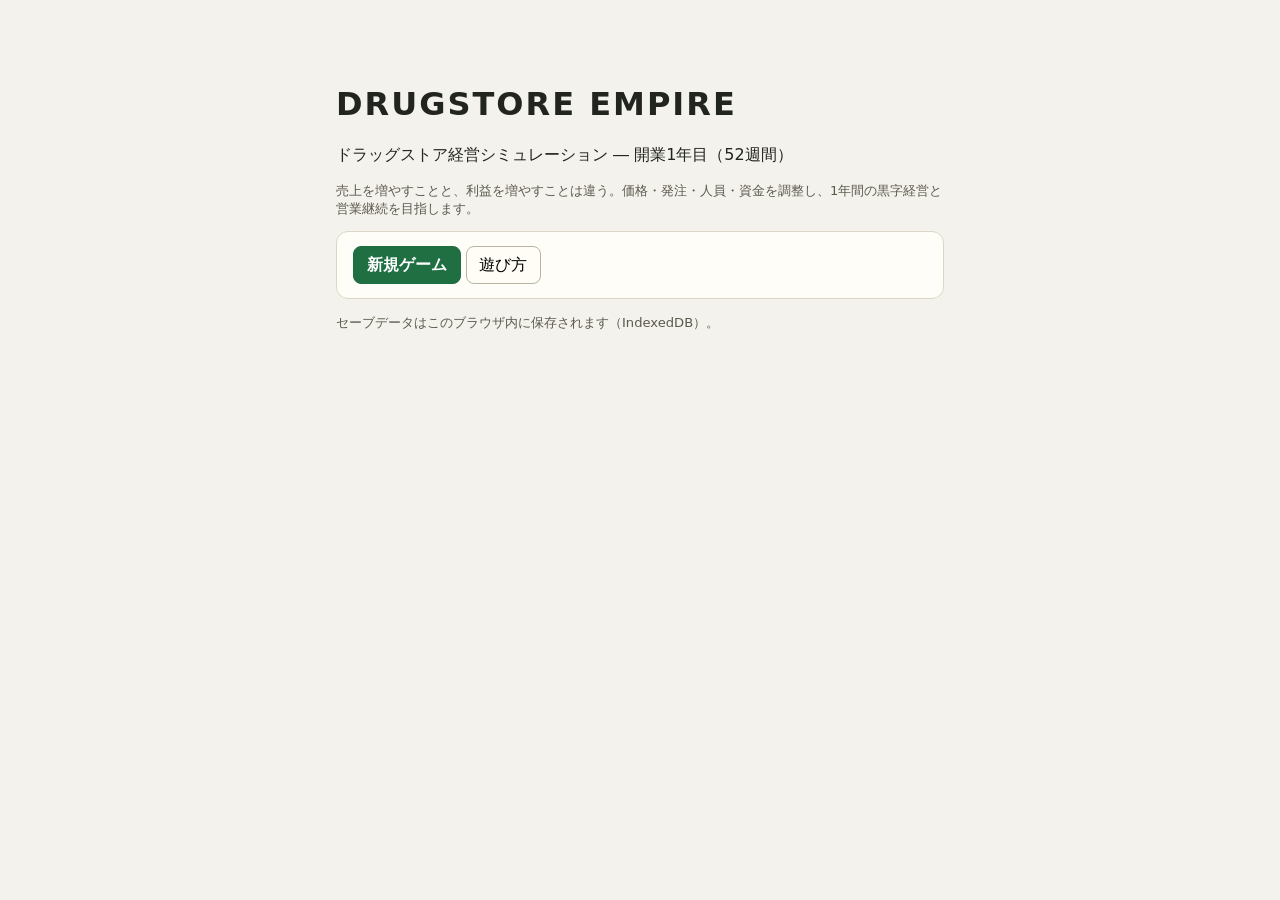
<file: drugstore-empire/index.html>
<!doctype html><html lang="ja"><head><meta charset="UTF-8"/><meta name="viewport" content="width=device-width,initial-scale=1"/><title>DRUGSTORE EMPIRE</title>  <script type="module" crossorigin src="./assets/index-Bnx0iVG1.js"></script>
  <link rel="stylesheet" crossorigin href="./assets/index-BMVb2mlU.css">
</head><body><div id="root"></div></body></html>
</file>
<file: drugstore-empire/assets/index-BMVb2mlU.css>
:root{color-scheme:light}*{box-sizing:border-box}body{margin:0;font-family:system-ui,-apple-system,Hiragino Sans,Noto Sans JP,sans-serif;background:#f4f2ec;color:#22241f}button{font:inherit;cursor:pointer;border:1px solid #b9b4a4;background:#fffdf6;border-radius:8px;padding:.45rem .8rem}button:hover{background:#f0ead8}button.primary{background:#1f6f43;border-color:#1f6f43;color:#fff;font-weight:700}button.primary:hover{background:#185735}button.danger{border-color:#b03a2e;color:#b03a2e}button:disabled{opacity:.45;cursor:not-allowed}input,select{font:inherit;padding:.4rem .5rem;border:1px solid #b9b4a4;border-radius:8px;background:#fff}table{border-collapse:collapse;width:100%;font-size:.86rem}th,td{border-bottom:1px solid #ddd6c4;padding:.32rem .45rem;text-align:right}th:first-child,td:first-child{text-align:left}th{background:#ece7d8;font-weight:600}.num{font-variant-numeric:tabular-nums}.pos{color:#1f6f43}.neg{color:#b03a2e}.card{background:#fffdf8;border:1px solid #ddd6c4;border-radius:12px;padding:.9rem 1rem;margin-bottom:.9rem}.badge{display:inline-block;padding:.05rem .5rem;border-radius:999px;font-size:.78rem;border:1px solid #b9b4a4;background:#f4f2ec}.badge.warn{border-color:#c98a12;color:#8a5f00;background:#fdf3d7}.badge.danger{border-color:#b03a2e;color:#b03a2e;background:#fbeae8}.badge.ok{border-color:#1f6f43;color:#1f6f43;background:#e7f4ec}.small{font-size:.82rem;color:#5c594e}.grid2{display:grid;grid-template-columns:repeat(auto-fit,minmax(150px,1fr));gap:.6rem}.kpi{background:#fffdf8;border:1px solid #ddd6c4;border-radius:12px;padding:.6rem .8rem}.kpi .label{font-size:.78rem;color:#5c594e}.kpi .value{font-size:1.25rem;font-weight:700;font-variant-numeric:tabular-nums}.slotgrid{display:grid;grid-template-columns:auto repeat(14,1fr);gap:2px;font-size:.62rem;align-items:center}.slotcell{height:18px;border-radius:3px;border:1px solid #d8d2bf;background:#fff;padding:0}.slotcell.on{background:#1f6f43;border-color:#1f6f43}
</file>
